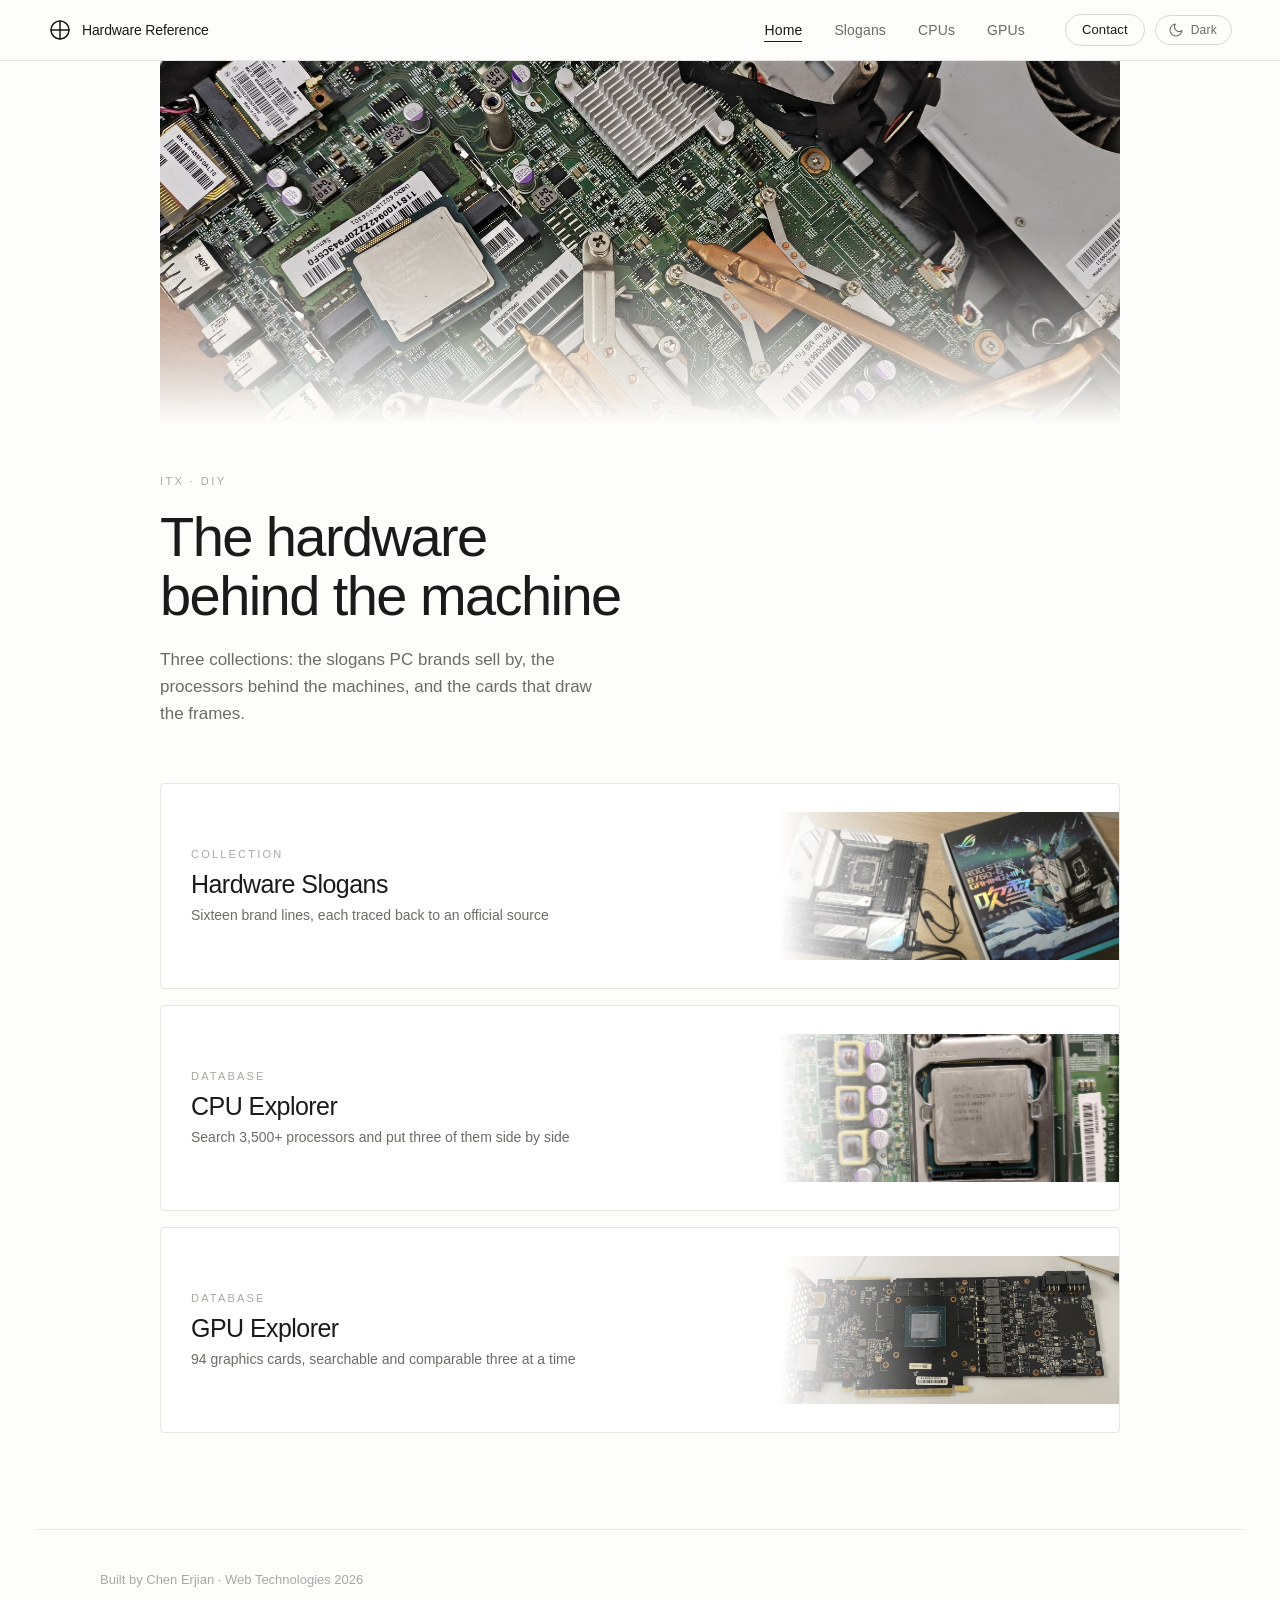
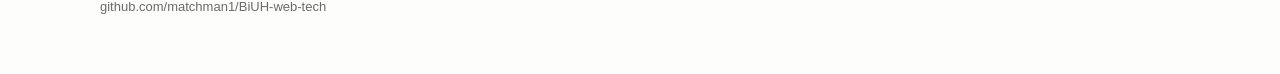
<file: index.html>
<!DOCTYPE html>
<html lang="en">
<head>
    <meta charset="UTF-8">
    <meta name="viewport" content="width=device-width, initial-scale=1.0">
    <title>The Hardware Behind the Machine</title>
<!--
  index.html — 首页（站点的入口，把访客分发到两个合集）
  ==========================================================================

  页面结构（自上而下），以及每一块由哪段 CSS 负责
    #site-header   空占位，导航由 parts.js 注入        → nav.css §1–§7
    顶部大图       主板照片，下缘渐隐进页面             → styles.css §1-3
    主标题区块     左对齐大标题 + 一句说明              → styles.css §1-4
    两个通栏按钮   左文字、右照片，照片左缘渐隐         → styles.css §1-5
    #site-footer   空占位，页脚由 parts.js 注入        → nav.css §8

  外部依赖
    样式  styles.css §1（本页专属）· nav.css（导航与页脚）· theme.css（深色）
    脚本  theme.js（深浅开关）· parts.js（注入导航与页脚）

  本页没有内联样式，也没有内联事件处理。
  改外观去 styles.css §1；改导航去 nav.html；改页脚去 footer.html。
-->
    <!-- 链接预览标签（Open Graph / Twitter）。
         og:image 必须是完整网址；property 与 name 不能互换：
         前四行是 Open Graph（用 property），最后一行是 Twitter（用 name）。
         站点换地址时，四个页面里的这几行要一起改。 -->
    <meta property="og:title" content="The Hardware Behind the Machine">
    <meta property="og:description" content="Brand slogans and the chip generations behind modern PCs.">
    <meta property="og:image" content="https://matchman1.github.io/BiUH-web-tech/images/og-image.jpg">
    <meta property="og:url" content="https://matchman1.github.io/BiUH-web-tech/">
    <meta property="og:type" content="website">
    <meta name="twitter:card" content="summary_large_image">
    <link rel="stylesheet" href="styles.css">
    <link rel="stylesheet" href="nav.css">
    <link rel="stylesheet" href="theme.css">
    <link rel="icon" href="images/favicon-32.png" sizes="32x32" type="image/png">
    <link rel="apple-touch-icon" href="images/apple-touch-icon.png">
    <!-- 主题必须在首次绘制前定好，否则深色模式下会先闪一下白。
         这里只负责「读出上次的选择并写上 data-theme」，
         点击切换的逻辑在 theme.js。 -->
    <script>
        try {
            var savedTheme = localStorage.getItem('theme');
            if (savedTheme === 'dark' || savedTheme === 'light') {
                document.documentElement.setAttribute('data-theme', savedTheme);
            }
        } catch (e) {}
    </script>
</head>
<body class="index">

    <!-- 导航占位：parts.js 把 nav.html 的内容填进来，所以这里保持空 -->
    <header id="site-header"></header>

    <main class="index-main">

        <!-- 顶部大图：主板照片，下缘渐隐进页面 → styles.css §1-3 -->
        <figure class="index-hero">
            <img class="index-hero-img" src="images/zhuban-web.jpg"
                 alt="A motherboard photographed from above, showing its socket, memory slots and expansion card slots">
        </figure>

        <!-- 主标题，左对齐。它靠负边距压在照片已经淡出的那一段上 → styles.css §1-4 -->
        <header class="index-intro">
            <p class="index-eyebrow">ITX &middot; DIY</p>
            <h1 class="index-title">The hardware behind the machine</h1>
            <p class="index-lede">
                Three collections: the slogans PC brands sell by, the processors behind
                the machines, and the cards that draw the frames.
            </p>
        </header>

        <!-- 三个通栏按钮：左边文字，右边照片铺到边缘 → styles.css §1-5
             这里故意用 <div> 而不是 <nav>：nav.css 的 nav{} 会把任何 <nav>
             变成吸顶的站点导航，和这几张卡片冲突。 -->
        <div class="index-cards">

            <!-- 按钮 1 → slogans.html 配图：cx.jpg 的压缩版 -->
            <a class="index-card" href="slogans.html">
                <span class="index-card-text">
                    <span class="index-card-label">Collection</span>
                    <span class="index-card-name">Hardware Slogans</span>
                    <span class="index-card-desc">Sixteen brand lines, each traced back to an official source</span>
                </span>
                <span class="index-card-media">
                    <img src="images/cx-web.jpg" alt="">
                </span>
            </a>

            <!-- 按钮 2 → cpus.html 配图：g1620t.jpg 的压缩版 -->
            <a class="index-card" href="cpus.html">
                <span class="index-card-text">
                    <span class="index-card-label">Database</span>
                    <span class="index-card-name">CPU Explorer</span>
                    <span class="index-card-desc">Search 3,500+ processors and put three of them side by side</span>
                </span>
                <span class="index-card-media">
                    <img src="images/g1620t-web.jpg" alt="">
                </span>
            </a>

            <!-- 按钮 3 → gpu.html 配图：rtx2080-web.jpg -->
            <a class="index-card" href="gpu.html">
                <span class="index-card-text">
                    <span class="index-card-label">Database</span>
                    <span class="index-card-name">GPU Explorer</span>
                    <span class="index-card-desc">94 graphics cards, searchable and comparable three at a time</span>
                </span>
                <span class="index-card-media">
                    <img src="images/rtx2080-web.jpg" alt="">
                </span>
            </a>

        </div>

    </main>

    <!-- 页脚占位：parts.js 把 footer.html 的内容填进来，所以这里保持空 -->
    <footer id="site-footer"></footer>

    <!-- 脚本放在 body 末尾：此时两个空占位元素已经存在，
         parts.js 才能 getElementById 找到它们。 -->
    <script src="theme.js"></script>
    <script src="parts.js"></script>
</body>
</html>
</file>
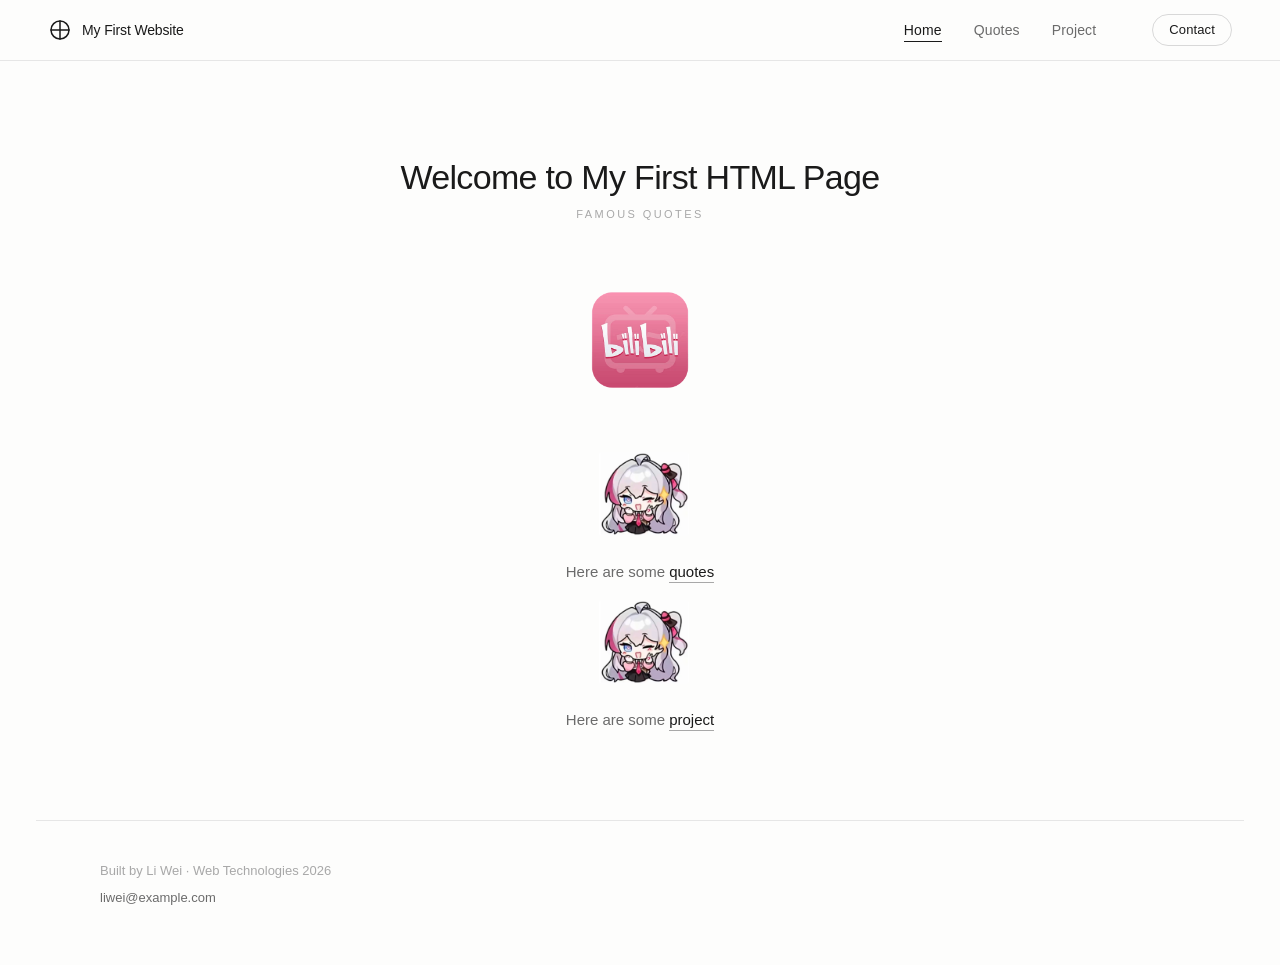
<file: p1/index.html>
<!DOCTYPE html>
<html lang="zh">
<head>
    <meta charset="UTF-8">
    <meta name="viewport" content="width=device-width, initial-scale=1.0">
    <title>My First HTML Page</title>
    <link rel="stylesheet" href="styles.css">
    <link rel="stylesheet" href="nav.css">
    <link rel="icon" href="xlm.jpg" type="image/png">
</head>
<body class="index">

    <!-- 导航由 parts.js 把 nav.html 的内容填进这里，所以这里是空的 -->
    <header id="site-header"></header>

    <main class="index-wrap">
        <h1 class="index-title">Welcome to My First HTML Page</h1>

        <h2 class="index-label">Famous Quotes</h2>

        <!-- 注意：这里不要写 width 属性，尺寸由 styles.css 第一部分 1-4 的 .index-hero 控制 -->
        <a class="img-link" href="https://bilibili.com" target="_blank" rel="noopener">
            <img class="index-hero" src="bilibili.jpg" alt="fun image">
        </a>

        <p> <img class="index-inline" src="xlm.jpg" alt="fun image"></p>
        <p class="index-text">Here are some <a class="index-link" href="quotes.html">quotes</a></p>

        <p> <img class="index-inline" src="xlm.jpg" alt="fun image"></p>
        <p class="index-text">Here are some <a class="index-link" href="project.html">project</a></p>
    </main>

    <!-- 页脚由 parts.js 把 footer.html 的内容填进这里，所以这里是空的 -->
    <footer id="site-footer"></footer>

    <!-- 放在 </body> 前：此时 #site-header / #site-footer 都已经存在，脚本才找得到它们 -->
    <script src="parts.js"></script>
</body>
</html>
</file>
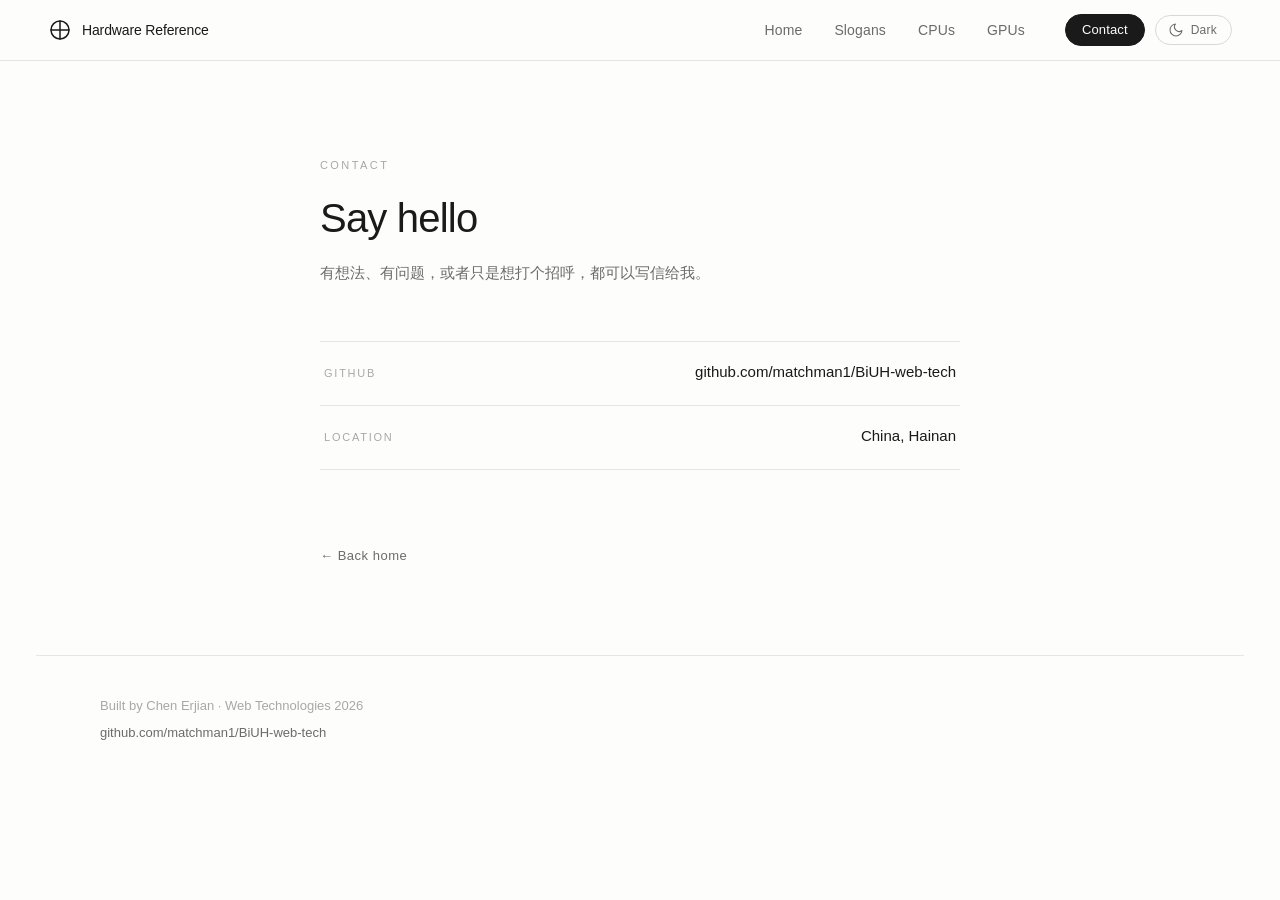
<file: contact.html>
<!DOCTYPE html>
<html lang="en">
<head>
    <meta charset="UTF-8">
    <meta name="viewport" content="width=device-width, initial-scale=1.0">
    <title>Contact</title>
<!--
  contact.html — 联系页（两行联系方式）
  ==========================================================================

  页面结构，以及每一块由哪段 CSS 负责
    #site-header   空占位，导航由 parts.js 注入      → nav.css §1–§7
    页眉           小标签 + 标题 + 一句说明          → styles.css §4-3
    联系信息       标签 / 值两列的两行               → styles.css §4-4
    页脚           返回首页的链接                     → styles.css §4-5
    #site-footer   空占位，页脚由 parts.js 注入      → nav.css §8

  入口：导航右侧的 Contact 药丸（nav.html 里的 a.pill，用 target="_blank" 打开本页）。
  因为导航在每个页面上都有，本页导航里的 Home 就是回去的路；
  页脚那条「← Back home」是给从站外直接点进本页的人多留一条退路。

  只有两行联系方式：GitHub 指向仓库本身，Location 写 China, Hainan。
  刻意没有写邮箱 —— 占位邮箱同样算「占位内容」，
  与其留一个发不进去的地址，不如让访客直接去仓库提 issue。

  外部依赖：styles.css §4 · nav.css · theme.css · theme.js · parts.js
-->
    <!-- 链接预览标签（Open Graph / Twitter）。
         og:image 必须是完整网址；Open Graph 用 property，Twitter 用 name。
         站点换地址时，四个页面里的这几行要一起改。 -->
    <meta property="og:title" content="Contact">
    <meta property="og:description" content="Get in touch.">
    <meta property="og:image" content="https://matchman1.github.io/BiUH-web-tech/images/og-image.jpg">
    <meta property="og:url" content="https://matchman1.github.io/BiUH-web-tech/contact.html">
    <meta property="og:type" content="website">
    <meta name="twitter:card" content="summary_large_image">
    <link rel="stylesheet" href="styles.css">
    <link rel="stylesheet" href="nav.css">
    <link rel="stylesheet" href="theme.css">
    <link rel="icon" href="images/favicon-32.png" sizes="32x32" type="image/png">
    <link rel="apple-touch-icon" href="images/apple-touch-icon.png">
    <!-- 主题必须在首次绘制前定好，否则深色模式下会先闪一下白。
         这里只负责读出上次的选择，点击切换的逻辑在 theme.js。 -->
    <script>
        try {
            var savedTheme = localStorage.getItem('theme');
            if (savedTheme === 'dark' || savedTheme === 'light') {
                document.documentElement.setAttribute('data-theme', savedTheme);
            }
        } catch (e) {}
    </script>
</head>
<body class="contact-page">

    <!-- 导航占位：parts.js 把 nav.html 的内容填进来 → nav.css §1–§7 -->
    <header id="site-header"></header>

    <main class="contact-wrap">

        <!-- 页眉：小标签 + 大标题 + 一句说明 → styles.css §4-3 -->
        <header class="contact-head">
            <p class="contact-eyebrow">Contact</p>
            <h1>Say hello</h1>
            <p class="contact-sub" lang="zh-Hans">有想法、有问题，或者只是想打个招呼，都可以写信给我。</p>
        </header>

        <!-- 联系信息：一行一个「标签 + 值」 → styles.css §4-4
             用 <ul>/<li> 而不是 <dl>：这两行是并列的条目，不是词条释义。
             值如果是链接就用 <a>（GitHub），纯文字就用 <span>（Location），
             因为 CSS 只给 a.contact-value 加悬停下划线，纯文字不该看起来像链接。
             原来还有一行 Email，交作业前按「宁可少一行，也不留占位」删掉了。 -->
        <ul class="contact-list">
            <li>
                <span class="contact-key">GitHub</span>
                <a class="contact-value" href="https://github.com/matchman1/BiUH-web-tech" target="_blank" rel="noopener">github.com/matchman1/BiUH-web-tech</a>
            </li>
            <li>
                <span class="contact-key">Location</span>
                <span class="contact-value">China, Hainan</span>
            </li>
        </ul>

        <!-- 页脚返回链接 → styles.css §2-8（.back-link）与 §4-5（间距） -->
        <footer class="contact-foot">
            <a class="back-link" href="index.html">← Back home</a>
        </footer>

    </main>

    <!-- 页脚占位：parts.js 把 footer.html 的内容填进来 → nav.css §8 -->
    <footer id="site-footer"></footer>

    <!-- 脚本放在 body 末尾：此时两个空占位元素已经存在，parts.js 才找得到它们 -->
    <script src="theme.js"></script>
    <script src="parts.js"></script>
</body>
</html>
</file>
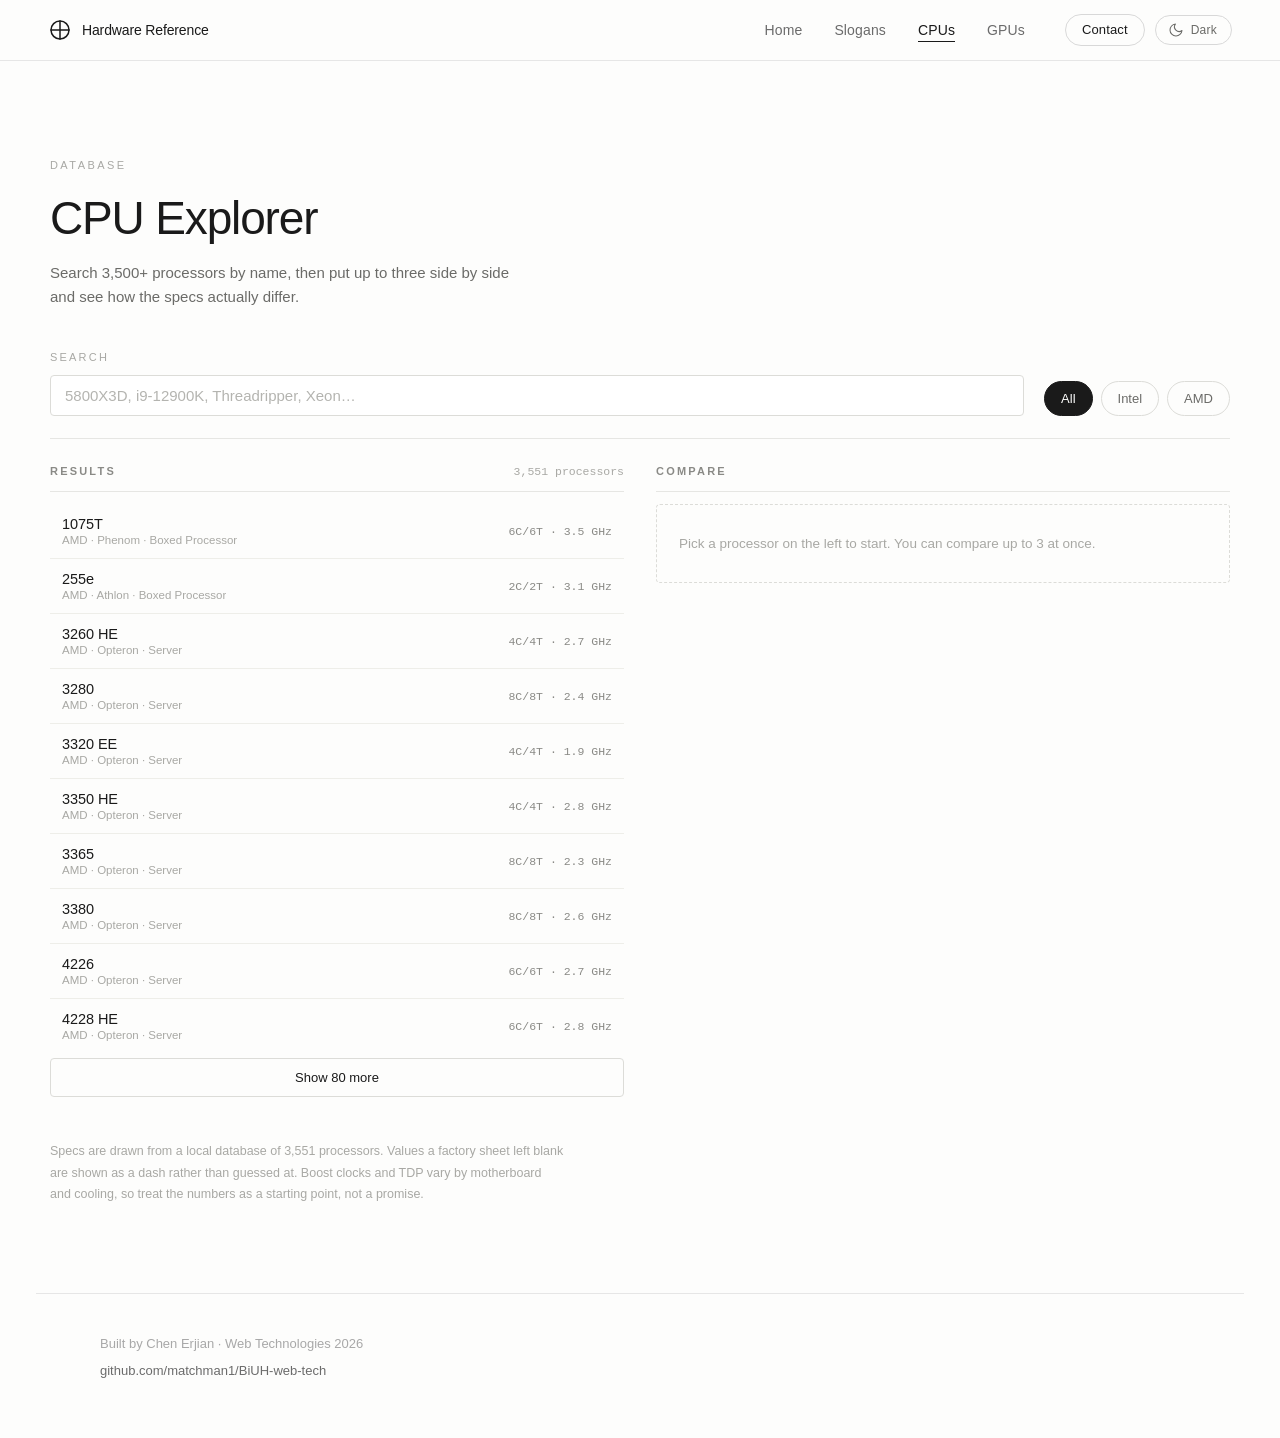
<file: cpus.html>
<!DOCTYPE html>
<html lang="en">
<head>
    <meta charset="UTF-8">
    <meta name="viewport" content="width=device-width, initial-scale=1.0">
    <title>CPU Explorer</title>
<!--
  cpus.html — CPU Explorer（可搜索、可按品牌筛选、可三款并排对比）
  ==========================================================================

  这是全站的交互页：搜索框、品牌按钮、点选对比，
  对应项目书里 "at least one thing that responds to the user" 那一条。

  页面结构，以及每一块由哪段 CSS 负责
    #site-header      空占位，导航由 parts.js 注入      → nav.css §1–§7
    页眉              标题 + 一句说明                   → styles.css §3-3
    工具栏            搜索框 + 品牌筛选                 → styles.css §3-4
    左栏 Results      结果列表（cpu.js 生成）           → styles.css §3-5、§3-6
    右栏 Compare      对比表（cpu.js 生成）             → styles.css §3-5、§3-7
    页脚说明          数据来源与口径                    → styles.css §3-8
    #site-footer      空占位，页脚由 parts.js 注入      → nav.css §8

  下列 id / 类由 cpu.js 接管（改行为去 cpu.js，改外观去上面对应的 CSS 段）
    #explorer-search         搜索框                → el.search
    .explorer-brand ×3       品牌筛选按钮          → el.brands
    #explorer-list           结果列表容器          → 里面的 <li> 由 renderList() 生成
    #explorer-count          结果条数文字
    #explorer-more           「Show N more」按钮，每次追加 80 条
    #explorer-compare-body   对比表容器            → renderCompare() 写入
    #explorer-clear          清空对比

  脚本顺序（都放在 body 末尾，顺序不能错）
    1 data/cpus.js   先把 3551 条数据挂到 window.CPUS
    2 cpu.js         读数据并渲染界面
    3 theme.js       深浅开关
    4 parts.js       注入导航与页脚
  cpu.js 依赖 window.CPUS，所以 1 必须排在 2 前面。

  数据来源：cpu/cpus.db 导出为 data/cpus.js（3551 条）
-->
    <!-- 链接预览用的标签。og:image 必须是完整网址，另外
         property 和 name 不能互换：Open Graph 用 property，Twitter 用 name。
         站点换地址时，四个页面里的这几行要一起改。 -->
    <meta property="og:title" content="CPU Explorer">
    <meta property="og:description" content="Search 3,551 processors and compare up to three of them side by side.">
    <meta property="og:image" content="https://matchman1.github.io/BiUH-web-tech/images/og-image.jpg">
    <meta property="og:url" content="https://matchman1.github.io/BiUH-web-tech/cpus.html">
    <meta property="og:type" content="website">
    <meta name="twitter:card" content="summary_large_image">
    <link rel="stylesheet" href="styles.css">
    <link rel="stylesheet" href="nav.css">
    <link rel="stylesheet" href="theme.css">
    <link rel="icon" href="images/favicon-32.png" sizes="32x32" type="image/png">
    <link rel="apple-touch-icon" href="images/apple-touch-icon.png">

    <!-- 主题在首次绘制前就设好，避免深色模式下
         先闪一下白。具体逻辑见 theme.js。 -->
    <script>
        try {
            var savedTheme = localStorage.getItem('theme');
            if (savedTheme === 'dark' || savedTheme === 'light') {
                document.documentElement.setAttribute('data-theme', savedTheme);
            }
        } catch (e) {}
    </script>
</head>
<body class="cpu-page">

    <!-- 导航占位：parts.js 把 nav.html 的内容填进来 → nav.css §1–§7 -->
    <header id="site-header"></header>

    <main class="explorer-wrap">

        <!-- 页眉：小标签 + 标题 + 一句说明 → styles.css §3-3 -->
        <header class="explorer-head">
            <p class="explorer-eyebrow">Database</p>
            <h1>CPU Explorer</h1>
            <p class="explorer-sub">
                Search 3,500+ processors by name, then put up to three side by side and
                see how the specs actually differ.
            </p>
        </header>

        <!-- 工具栏：左边搜索、右边品牌筛选 → styles.css §3-4

             label 的 for 指向 #cpu-search，点「Search」两个字也能聚焦输入框；
             aria-describedby 让读屏软件在输入时念出结果条数（#cpu-count）。
             三个品牌按钮用 <button> 而不是 <a>：它们不跳转，只切状态。 -->
        <div class="explorer-toolbar">
            <div class="explorer-search-wrap">
                <label class="explorer-search-label" for="cpu-search">Search</label>
                <input id="cpu-search" class="explorer-search" type="search" autocomplete="off"
                       placeholder="5800X3D, i9-12900K, Threadripper, Xeon…"
                       aria-describedby="cpu-count">
            </div>

            <div class="explorer-brands" role="group" aria-label="Filter by brand">
                <button type="button" class="explorer-brand is-active" data-brand="all">All</button>
                <button type="button" class="explorer-brand" data-brand="Intel">Intel</button>
                <button type="button" class="explorer-brand" data-brand="AMD">AMD</button>
            </div>
        </div>

        <div class="explorer-board">

            <!-- 左栏 Results → styles.css §3-5（容器与计数）
                 里面的 <li> 全部由 cpu.js 的 renderList() 生成 → styles.css §3-6 -->
            <section class="explorer-results" aria-labelledby="cpu-results-title">
                <div class="explorer-panel-head">
                    <h2 id="cpu-results-title" class="explorer-panel-title">Results</h2>
                    <p class="explorer-count" id="cpu-count">Loading…</p>
                </div>

                <ul class="explorer-list" id="cpu-list"></ul>

                <button type="button" class="explorer-more" id="cpu-more" hidden>Show more</button>
            </section>

            <!-- 右栏 Compare → styles.css §3-5（容器的外框）
                 表格由 cpu.js 的 renderCompare() 写入 → styles.css §3-7
                 aria-live="polite"：选/删 CPU 后，读屏软件会念出这一块的变化 -->
            <section class="explorer-compare" aria-labelledby="cpu-compare-title">
                <div class="explorer-panel-head">
                    <h2 id="cpu-compare-title" class="explorer-panel-title">Compare</h2>
                    <button type="button" class="explorer-clear" id="cpu-clear" hidden>Clear all</button>
                </div>

                <div id="cpu-compare-body" class="explorer-compare-body" aria-live="polite"></div>
            </section>

        </div>

        <!-- 页脚说明：数据来源与口径（缺值不猜、TDP 随主板变化）→ styles.css §3-8 -->
        <p class="explorer-footnote">
            Specs are drawn from a local database of 3,551 processors. Values a factory sheet
            left blank are shown as a dash rather than guessed at. Boost clocks and TDP vary by
            motherboard and cooling, so treat the numbers as a starting point, not a promise.
        </p>

    </main>

    <!-- 页脚占位：parts.js 把 footer.html 的内容填进来 → nav.css §8 -->
    <footer id="site-footer"></footer>

    <!-- 脚本顺序不能动（原因见文件头）：
         1 data/cpus.js 定义 window.CPUS —— 500 KB 的数据，
           放在最后解析，先让页面把骨架渲染出来
         2 cpu.js      读 window.CPUS 渲染列表与对比表
         3 theme.js    深浅开关
         4 parts.js    注入导航与页脚 -->
    <script src="data/cpus.js"></script>
    <script src="cpu.js"></script>
    <script src="theme.js"></script>
    <script src="parts.js"></script>
</body>
</html>
</file>
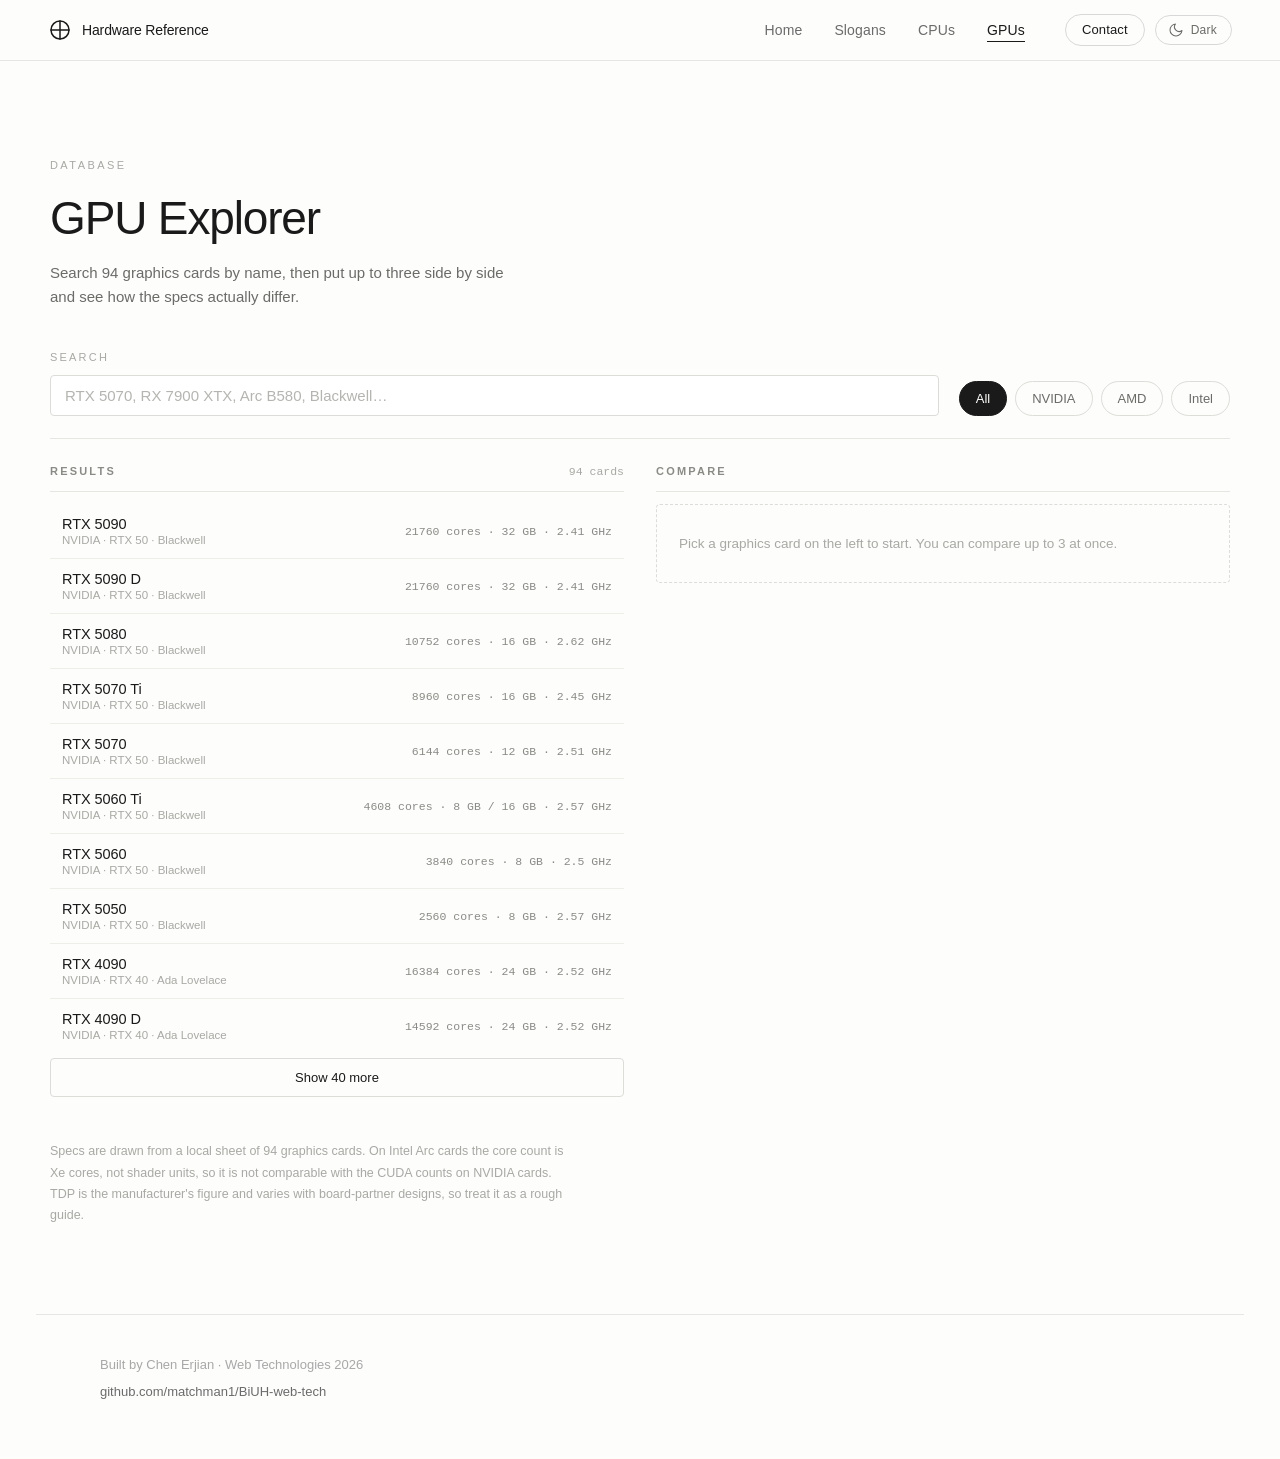
<file: gpu.html>
<!DOCTYPE html>
<html lang="en">
<head>
    <meta charset="UTF-8">
    <meta name="viewport" content="width=device-width, initial-scale=1.0">
    <title>GPU Explorer</title>
<!--
  gpu.html — GPU Explorer（可搜索、可按厂商筛选、可三张并排对比）
  ==========================================================================

  这一页和 cpus.html 是同一套「浏览器」组件的两个实例：
    结构、类名、样式完全一样（.explorer-*，见 styles.css 第 [3] 部分），
    只有三处不同：id 前缀（#gpu-*）、数据文件（data/gpus.js）、脚本（gpu.js）。

  页面结构，以及每一块由哪段 CSS 负责
    #site-header      空占位，导航由 parts.js 注入      → nav.css §1–§7
    页眉              标题 + 一句说明                   → styles.css §3-3
    工具栏            搜索框 + 厂商筛选                 → styles.css §3-4
    左栏 Results      结果列表（gpu.js 生成）           → styles.css §3-5、§3-6
    右栏 Compare      对比表（gpu.js 生成）             → styles.css §3-5、§3-7
    页脚说明          数据来源与口径                    → styles.css §3-8
    #site-footer      空占位，页脚由 parts.js 注入      → nav.css §8

  下列 id 由 gpu.js 接管（改行为去 gpu.js，改外观去上面对应的 CSS 段）
    #gpu-search         搜索框                → el.search
    .explorer-brand ×4  厂商筛选按钮          → el.brands
    #gpu-list           结果列表容器          → 里面的 <li> 由 renderList() 生成
    #gpu-count          结果条数文字
    #gpu-more           「Show N more」按钮，每次追加 40 条
    #gpu-compare-body   对比表容器            → renderCompare() 写入
    #gpu-clear          清空对比

  脚本顺序（都放在 body 末尾，顺序不能错）
    1 data/gpus.js   先把 94 条数据挂到 window.GPUS
    2 gpu.js         读数据并渲染界面
    3 theme.js       深浅开关
    4 parts.js       注入导航与页脚
  gpu.js 依赖 window.GPUS，所以 1 必须排在 2 前面。

  数据来源：gpu/deepseek_csv_gpu.txt 导出为 data/gpus.js（94 条）
-->
    <!-- 链接预览用的标签。og:image 必须是完整网址，另外
         property 和 name 不能互换：Open Graph 用 property，Twitter 用 name。
         站点换地址时，四个页面里的这几行要一起改。 -->
    <meta property="og:title" content="GPU Explorer">
    <meta property="og:description" content="Search 94 graphics cards from NVIDIA, AMD and Intel, and compare up to three of them side by side.">
    <meta property="og:image" content="https://matchman1.github.io/BiUH-web-tech/images/og-image.jpg">
    <meta property="og:url" content="https://matchman1.github.io/BiUH-web-tech/gpu.html">
    <meta property="og:type" content="website">
    <meta name="twitter:card" content="summary_large_image">
    <link rel="stylesheet" href="styles.css">
    <link rel="stylesheet" href="nav.css">
    <link rel="stylesheet" href="theme.css">
    <link rel="icon" href="images/favicon-32.png" sizes="32x32" type="image/png">
    <link rel="apple-touch-icon" href="images/apple-touch-icon.png">

    <!-- 主题在首次绘制前就设好，避免深色模式下
         先闪一下白。具体逻辑见 theme.js。 -->
    <script>
        try {
            var savedTheme = localStorage.getItem('theme');
            if (savedTheme === 'dark' || savedTheme === 'light') {
                document.documentElement.setAttribute('data-theme', savedTheme);
            }
        } catch (e) {}
    </script>
</head>
<body class="gpu-page">

    <!-- 导航占位：parts.js 把 nav.html 的内容填进来 → nav.css §1–§7 -->
    <header id="site-header"></header>

    <main class="explorer-wrap">

        <!-- 页眉：小标签 + 标题 + 一句说明 → styles.css §3-3 -->
        <header class="explorer-head">
            <p class="explorer-eyebrow">Database</p>
            <h1>GPU Explorer</h1>
            <p class="explorer-sub">
                Search 94 graphics cards by name, then put up to three side by side and
                see how the specs actually differ.
            </p>
        </header>

        <!-- 工具栏：左边搜索、右边厂商筛选 → styles.css §3-4

             label 的 for 指向 #gpu-search，点「Search」两个字也能聚焦输入框；
             aria-describedby 让读屏软件在输入时念出结果条数（#gpu-count）。
             四个厂商按钮用 <button> 而不是 <a>：它们不跳转，只切状态。 -->
        <div class="explorer-toolbar">
            <div class="explorer-search-wrap">
                <label class="explorer-search-label" for="gpu-search">Search</label>
                <input id="gpu-search" class="explorer-search" type="search" autocomplete="off"
                       placeholder="RTX 5070, RX 7900 XTX, Arc B580, Blackwell…"
                       aria-describedby="gpu-count">
            </div>

            <div class="explorer-brands" role="group" aria-label="Filter by brand">
                <button type="button" class="explorer-brand is-active" data-brand="all">All</button>
                <button type="button" class="explorer-brand" data-brand="NVIDIA">NVIDIA</button>
                <button type="button" class="explorer-brand" data-brand="AMD">AMD</button>
                <button type="button" class="explorer-brand" data-brand="Intel">Intel</button>
            </div>
        </div>

        <div class="explorer-board">

            <!-- 左栏 Results → styles.css §3-5（容器与计数）
                 里面的 <li> 全部由 gpu.js 的 renderList() 生成 → styles.css §3-6 -->
            <section class="explorer-results" aria-labelledby="gpu-results-title">
                <div class="explorer-panel-head">
                    <h2 id="gpu-results-title" class="explorer-panel-title">Results</h2>
                    <p class="explorer-count" id="gpu-count">Loading…</p>
                </div>

                <ul class="explorer-list" id="gpu-list"></ul>

                <button type="button" class="explorer-more" id="gpu-more" hidden>Show more</button>
            </section>

            <!-- 右栏 Compare → styles.css §3-5（容器的外框）
                 表格由 gpu.js 的 renderCompare() 写入 → styles.css §3-7
                 aria-live="polite"：选/删显卡后，读屏软件会念出这一块的变化 -->
            <section class="explorer-compare" aria-labelledby="gpu-compare-title">
                <div class="explorer-panel-head">
                    <h2 id="gpu-compare-title" class="explorer-panel-title">Compare</h2>
                    <button type="button" class="explorer-clear" id="gpu-clear" hidden>Clear all</button>
                </div>

                <div id="gpu-compare-body" class="explorer-compare-body" aria-live="polite"></div>
            </section>

        </div>

        <!-- 页脚说明：数据来源与口径 → styles.css §3-8
             两点必须说明，否则数字会被误读：
             1. Intel Arc 那两栏的「核心数」是 Xe 核心，不是着色器数量
             2. TDP 是厂商标称，实际功耗随非公版设计浮动 -->
        <p class="explorer-footnote">
            Specs are drawn from a local sheet of 94 graphics cards. On Intel Arc cards the
            core count is Xe cores, not shader units, so it is not comparable with the CUDA
            counts on NVIDIA cards. TDP is the manufacturer's figure and varies with
            board-partner designs, so treat it as a rough guide.
        </p>

    </main>

    <!-- 页脚占位：parts.js 把 footer.html 的内容填进来 → nav.css §8 -->
    <footer id="site-footer"></footer>

    <!-- 脚本顺序不能动（原因见文件头）：
         1 data/gpus.js 定义 window.GPUS
         2 gpu.js       读 window.GPUS 渲染列表与对比表
         3 theme.js     深浅开关
         4 parts.js     注入导航与页脚 -->
    <script src="data/gpus.js"></script>
    <script src="gpu.js"></script>
    <script src="theme.js"></script>
    <script src="parts.js"></script>
</body>
</html>
</file>
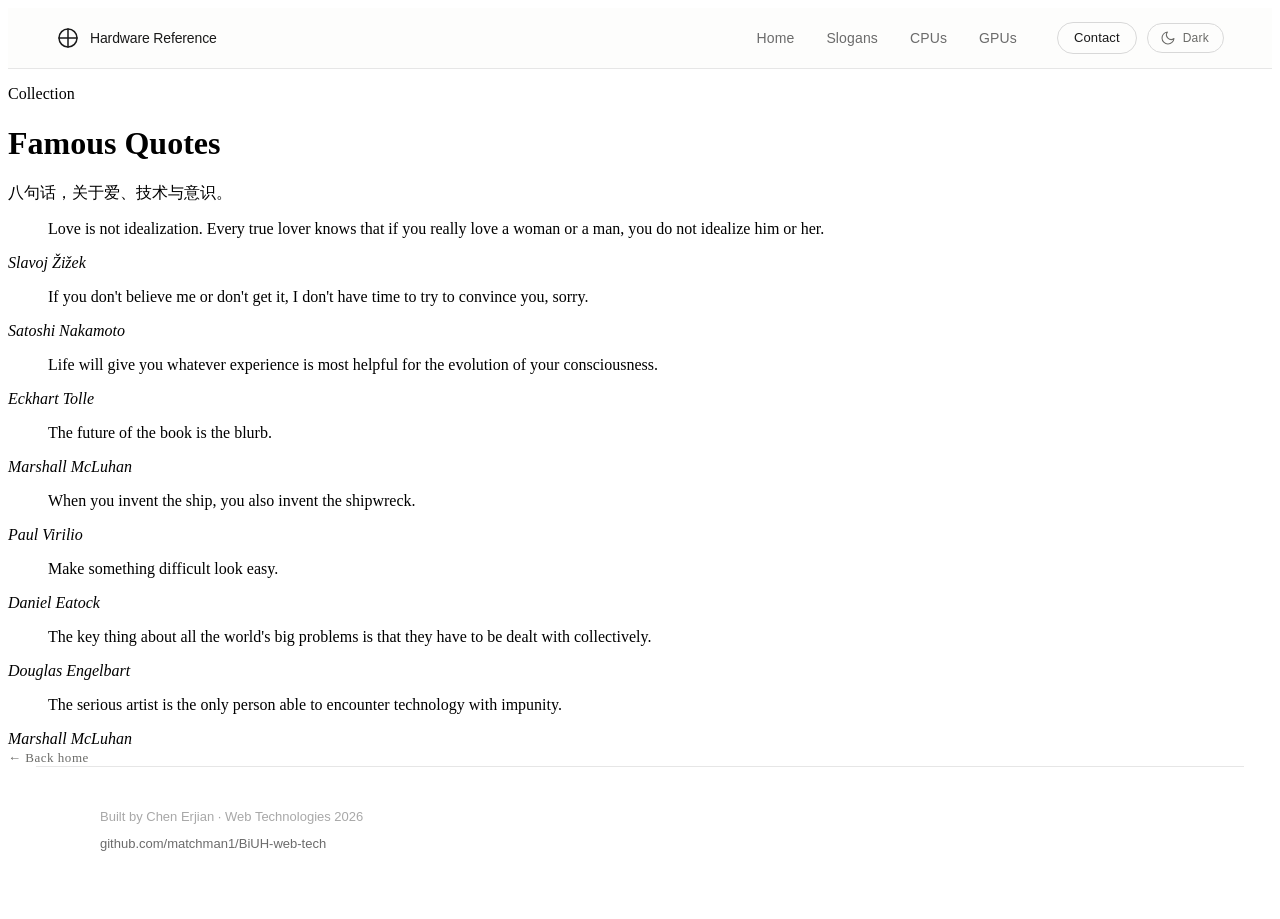
<file: quotes.html>
<!DOCTYPE html>
<html lang="zh">
<head>
    <meta charset="UTF-8">
    <meta name="viewport" content="width=device-width, initial-scale=1.0">
    <title>Famous Quotes</title>
    <link rel="stylesheet" href="styles.css">
    <link rel="stylesheet" href="nav.css">
    <link rel="icon" href="xlm.jpg" type="image/png">
</head>
<body class="quotes-page">

    <!-- 导航由 parts.js 把 nav.html 的内容填进这里，所以这里是空的 -->
    <header id="site-header"></header>

    <main class="quotes-wrap">

        <header class="quotes-head">
            <p class="quotes-eyebrow">Collection</p>
            <h1>Famous Quotes</h1>
            <p class="quotes-sub">八句话，关于爱、技术与意识。</p>
        </header>

        <div class="quotes-grid">

            <article class="q">
                <blockquote>
                    <p>Love is not idealization. Every true lover knows that if you really love a woman or a man, you do not idealize him or her.</p>
                </blockquote>
                <footer>
                    <cite>Slavoj Žižek</cite>
                </footer>
            </article>

            <article class="q">
                <blockquote>
                    <p>If you don't believe me or don't get it, I don't have time to try to convince you, sorry.</p>
                </blockquote>
                <footer>
                    <cite>Satoshi Nakamoto</cite>
                </footer>
            </article>

            <article class="q">
                <blockquote>
                    <p>Life will give you whatever experience is most helpful for the evolution of your consciousness.</p>
                </blockquote>
                <footer>
                    <cite>Eckhart Tolle</cite>
                </footer>
            </article>

            <article class="q">
                <blockquote>
                    <p>The future of the book is the blurb.</p>
                </blockquote>
                <footer>
                    <cite>Marshall McLuhan</cite>
                </footer>
            </article>

            <article class="q">
                <blockquote>
                    <p>When you invent the ship, you also invent the shipwreck.</p>
                </blockquote>
                <footer>
                    <cite>Paul Virilio</cite>
                </footer>
            </article>

            <article class="q">
                <blockquote>
                    <p>Make something difficult look easy.</p>
                </blockquote>
                <footer>
                    <cite>Daniel Eatock</cite>
                </footer>
            </article>

            <article class="q">
                <blockquote>
                    <p>The key thing about all the world's big problems is that they have to be dealt with collectively.</p>
                </blockquote>
                <footer>
                    <cite>Douglas Engelbart</cite>
                </footer>
            </article>

            <article class="q">
                <blockquote>
                    <p>The serious artist is the only person able to encounter technology with impunity.</p>
                </blockquote>
                <footer>
                    <cite>Marshall McLuhan</cite>
                </footer>
            </article>

        </div>

        <footer class="quotes-foot">
            <a class="back-link" href="index.html">← Back home</a>
        </footer>

    </main>

    <!-- 页脚由 parts.js 把 footer.html 的内容填进这里，所以这里是空的 -->
    <footer id="site-footer"></footer>

    <!-- 放在 </body> 前：此时两个空元素都已存在，脚本才找得到它们 -->
    <script src="parts.js"></script>
</body>
</html>
</file>
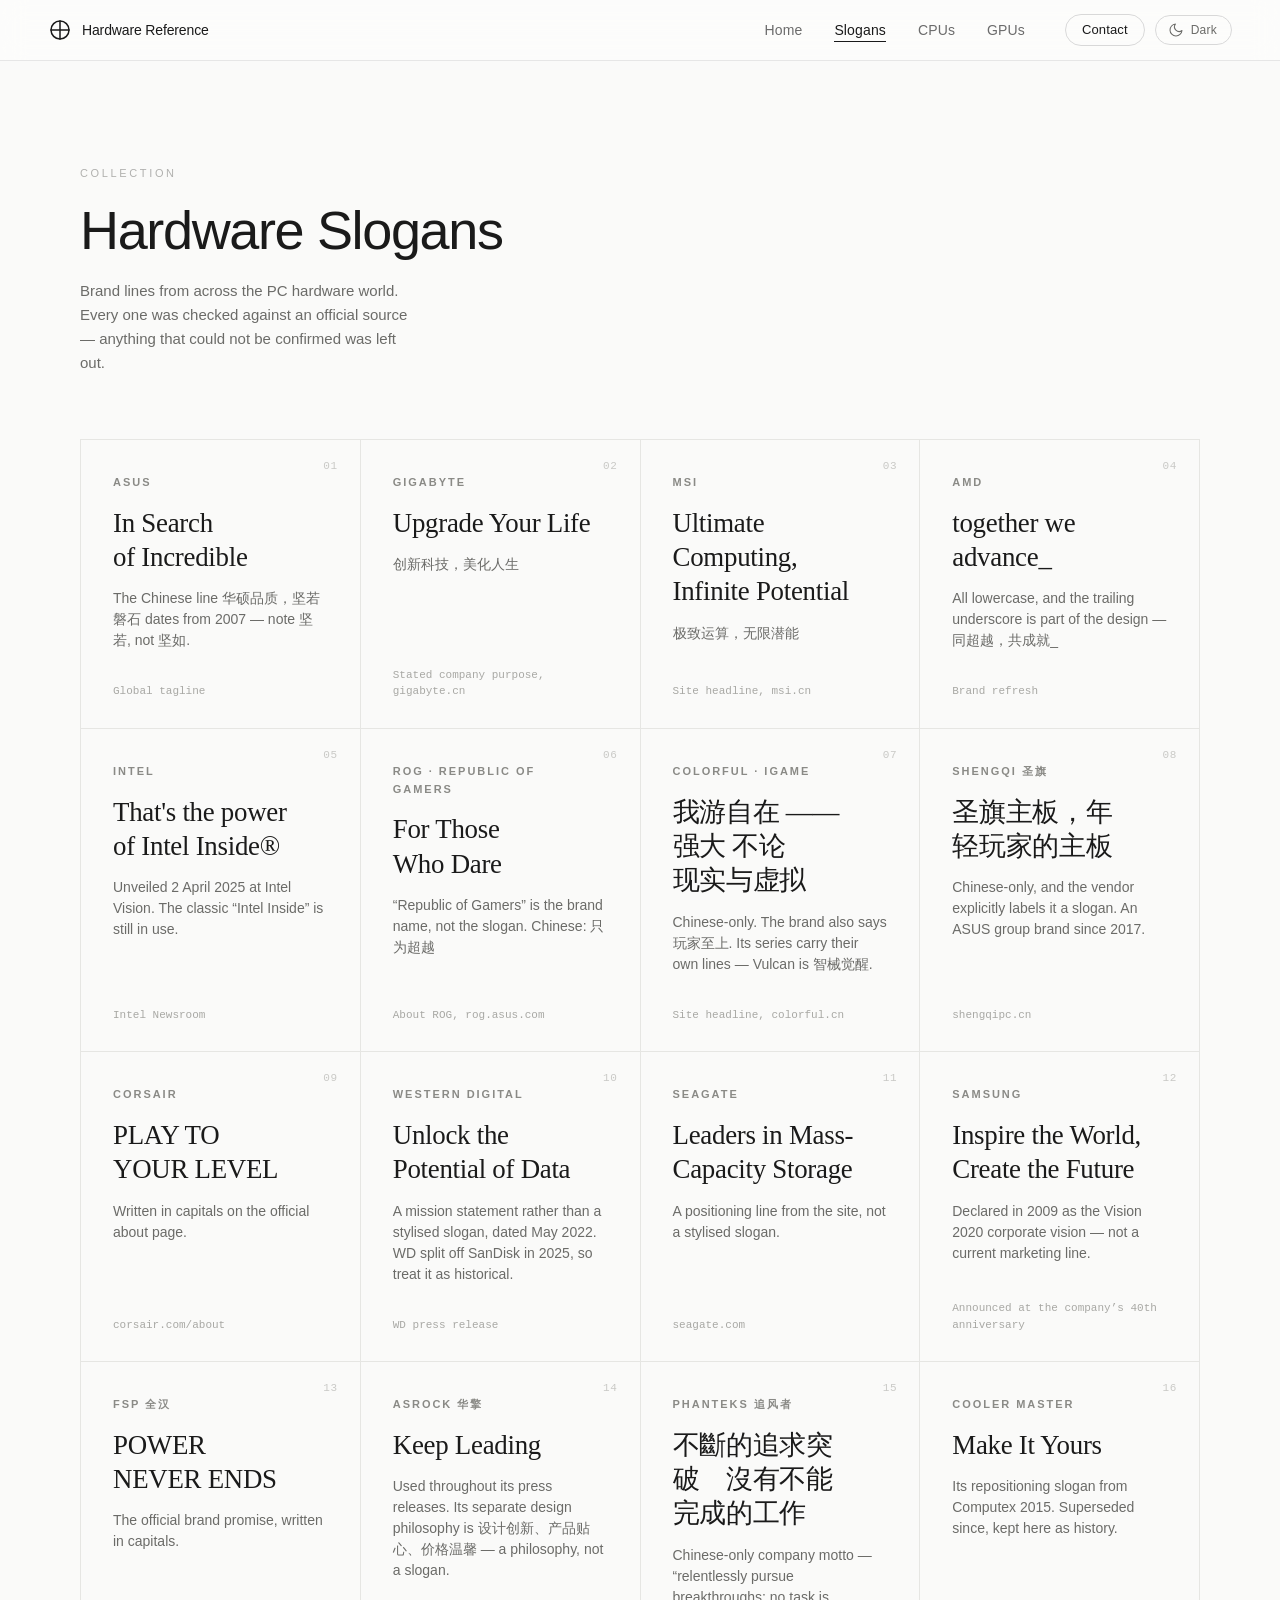
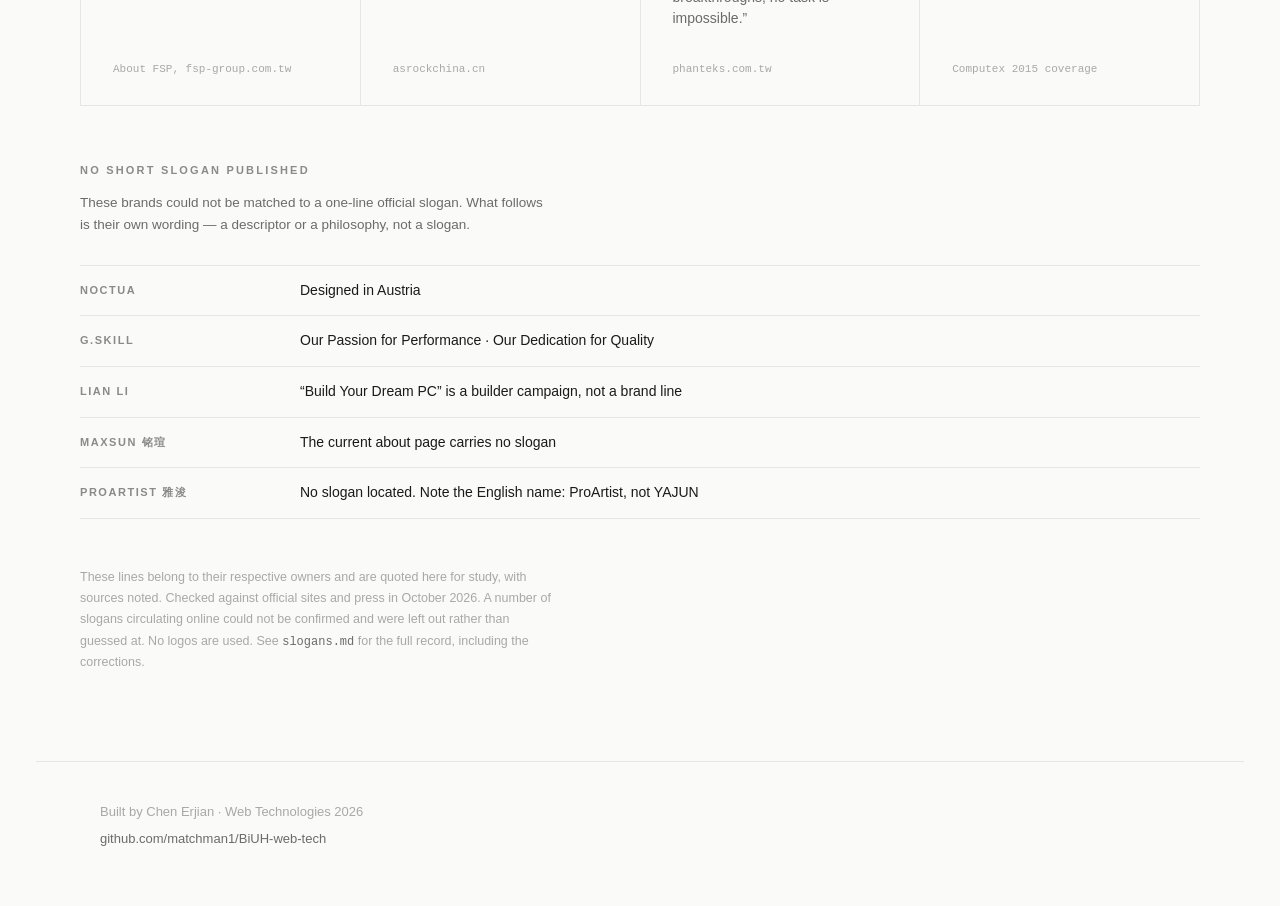
<file: slogans.html>
<!DOCTYPE html>
<html lang="en">
<head>
    <meta charset="UTF-8">
    <meta name="viewport" content="width=device-width, initial-scale=1.0">
    <title>Hardware Slogans</title>
<!--
  slogans.html — 硬件厂商标语（16 条可核实的品牌标语 + 5 家「无短标语」的说明）
  ==========================================================================

  页面结构，以及每一块由哪段 CSS 负责

    #site-header    空占位，导航由 parts.js 注入        → nav.css §1–§7
    页眉            标题 + 一句说明                     → styles.css §2-3
    标语网格        16 张卡片，1px 缝隙当分隔线          → styles.css §2-4
    单张卡片        品牌 / 标语 / 说明 / 出处四行        → styles.css §2-5
    「无短标语」     <dl> 列出确实没有一句话标语的品牌    → styles.css §2-6
    页脚说明        来源与版权                          → styles.css §2-7
    #site-footer    空占位，页脚由 parts.js 注入        → nav.css §8

  每张卡片固定四个 <p>，顺序不能变（CSS 的 gap 和「出处贴底」都依赖这个顺序）：
    .slogan-brand   厂商名，小字大写
    .slogan-line    标语原文，保留官方大小写与标点符号
    .slogan-note    中文原文或说明
    .slogan-src     出处

  为什么每条都要注明出处
    项目书要求「你自己的内容，或注明出处的正规来源」。这里每一条都查过官方来源，
    查不到的没有写进来 —— 调研与勘误的完整记录见 slogans.md。

  外部依赖：styles.css §2 · nav.css · theme.css · theme.js · parts.js
-->
    <!-- 链接预览用的标签。og:image 必须是完整网址，另外
         property 和 name 不能互换：Open Graph 用 property，Twitter 用 name。
         站点换地址时，四个页面里的这几行要一起改。 -->
    <meta property="og:title" content="Hardware Slogans">
    <meta property="og:description" content="Sixteen brand lines from PC hardware makers, each traced back to an official source.">
    <meta property="og:image" content="https://matchman1.github.io/BiUH-web-tech/images/og-image.jpg">
    <meta property="og:url" content="https://matchman1.github.io/BiUH-web-tech/slogans.html">
    <meta property="og:type" content="website">
    <meta name="twitter:card" content="summary_large_image">
    <link rel="stylesheet" href="styles.css">
    <link rel="stylesheet" href="nav.css">
    <link rel="stylesheet" href="theme.css">
    <link rel="icon" href="images/favicon-32.png" sizes="32x32" type="image/png">
    <link rel="apple-touch-icon" href="images/apple-touch-icon.png">
    <!-- 主题在首次绘制前就设好，避免深色模式下
         先闪一下白。具体逻辑见 theme.js。 -->
    <script>
        try {
            var savedTheme = localStorage.getItem('theme');
            if (savedTheme === 'dark' || savedTheme === 'light') {
                document.documentElement.setAttribute('data-theme', savedTheme);
            }
        } catch (e) {}
    </script>
</head>
<body class="slogans-page">

    <!-- 导航由 parts.js 注入到这里，所以这里是空的 -->
    <header id="site-header"></header>

    <main class="slogans-wrap">

        <header class="slogans-head">
            <p class="slogans-eyebrow">Collection</p>
            <h1>Hardware Slogans</h1>
            <p class="slogans-sub">
                Brand lines from across the PC hardware world. Every one was checked against an
                official source — anything that could not be confirmed was left out.
            </p>
        </header>

        <div class="slogans-grid">
            <!-- 每张卡：品牌 / 标语（保留官方大小写与符号）/ 说明 / 出处
                 四行的顺序决定版面，见文件头的说明 → styles.css §2-5 -->

            <article class="slogan">
                <p class="slogan-brand">ASUS</p>
                <p class="slogan-line">In Search of Incredible</p>
                <p class="slogan-note">The Chinese line 华硕品质，坚若磐石 dates from 2007 — note 坚若, not 坚如.</p>
                <p class="slogan-src">Global tagline</p>
            </article>

            <article class="slogan">
                <p class="slogan-brand">GIGABYTE</p>
                <p class="slogan-line">Upgrade Your Life</p>
                <p class="slogan-note">创新科技，美化人生</p>
                <p class="slogan-src">Stated company purpose, gigabyte.cn</p>
            </article>

            <article class="slogan">
                <p class="slogan-brand">MSI</p>
                <p class="slogan-line">Ultimate Computing, Infinite Potential</p>
                <p class="slogan-note">极致运算，无限潜能</p>
                <p class="slogan-src">Site headline, msi.cn</p>
            </article>

            <article class="slogan">
                <p class="slogan-brand">AMD</p>
                <p class="slogan-line">together we advance_</p>
                <p class="slogan-note">
                    All lowercase, and the trailing underscore is part of the design — 同超越，共成就_
                </p>
                <p class="slogan-src">Brand refresh</p>
            </article>

            <article class="slogan">
                <p class="slogan-brand">Intel</p>
                <p class="slogan-line">That's the power of Intel Inside&reg;</p>
                <p class="slogan-note">
                    Unveiled 2 April 2025 at Intel Vision. The classic &ldquo;Intel Inside&rdquo; is still in use.
                </p>
                <p class="slogan-src">Intel Newsroom</p>
            </article>

            <article class="slogan">
                <p class="slogan-brand">ROG &middot; Republic of Gamers</p>
                <p class="slogan-line">For Those Who Dare</p>
                <p class="slogan-note">
                    &ldquo;Republic of Gamers&rdquo; is the brand name, not the slogan. Chinese: 只为超越
                </p>
                <p class="slogan-src">About ROG, rog.asus.com</p>
            </article>

            <article class="slogan">
                <p class="slogan-brand">Colorful &middot; iGame</p>
                <p class="slogan-line">我游自在 —— 强大 不论现实与虚拟</p>
                <p class="slogan-note">
                    Chinese-only. The brand also says 玩家至上. Its series carry their own lines —
                    Vulcan is 智械觉醒.
                </p>
                <p class="slogan-src">Site headline, colorful.cn</p>
            </article>

            <article class="slogan">
                <p class="slogan-brand">Shengqi 圣旗</p>
                <p class="slogan-line">圣旗主板，年轻玩家的主板</p>
                <p class="slogan-note">
                    Chinese-only, and the vendor explicitly labels it a slogan. An ASUS group brand since 2017.
                </p>
                <p class="slogan-src">shengqipc.cn</p>
            </article>

            <article class="slogan">
                <p class="slogan-brand">Corsair</p>
                <p class="slogan-line">PLAY TO YOUR LEVEL</p>
                <p class="slogan-note">Written in capitals on the official about page.</p>
                <p class="slogan-src">corsair.com/about</p>
            </article>

            <article class="slogan">
                <p class="slogan-brand">Western Digital</p>
                <p class="slogan-line">Unlock the Potential of Data</p>
                <p class="slogan-note">
                    A mission statement rather than a stylised slogan, dated May 2022. WD split off
                    SanDisk in 2025, so treat it as historical.
                </p>
                <p class="slogan-src">WD press release</p>
            </article>

            <article class="slogan">
                <p class="slogan-brand">Seagate</p>
                <p class="slogan-line">Leaders in Mass-Capacity Storage</p>
                <p class="slogan-note">A positioning line from the site, not a stylised slogan.</p>
                <p class="slogan-src">seagate.com</p>
            </article>

            <article class="slogan">
                <p class="slogan-brand">Samsung</p>
                <p class="slogan-line">Inspire the World, Create the Future</p>
                <p class="slogan-note">
                    Declared in 2009 as the Vision 2020 corporate vision — not a current marketing line.
                </p>
                <p class="slogan-src">Announced at the company&rsquo;s 40th anniversary</p>
            </article>

            <article class="slogan">
                <p class="slogan-brand">FSP 全汉</p>
                <p class="slogan-line">POWER NEVER ENDS</p>
                <p class="slogan-note">The official brand promise, written in capitals.</p>
                <p class="slogan-src">About FSP, fsp-group.com.tw</p>
            </article>

            <article class="slogan">
                <p class="slogan-brand">ASRock 华擎</p>
                <p class="slogan-line">Keep Leading</p>
                <p class="slogan-note">
                    Used throughout its press releases. Its separate design philosophy is
                    设计创新、产品贴心、价格温馨 — a philosophy, not a slogan.
                </p>
                <p class="slogan-src">asrockchina.cn</p>
            </article>

            <article class="slogan">
                <p class="slogan-brand">Phanteks 追风者</p>
                <p class="slogan-line">不斷的追求突破　沒有不能完成的工作</p>
                <p class="slogan-note">
                    Chinese-only company motto — &ldquo;relentlessly pursue breakthroughs; no task is impossible.&rdquo;
                </p>
                <p class="slogan-src">phanteks.com.tw</p>
            </article>

            <article class="slogan">
                <p class="slogan-brand">Cooler Master</p>
                <p class="slogan-line">Make It Yours</p>
                <p class="slogan-note">
                    Its repositioning slogan from Computex 2015. Superseded since, kept here as history.
                </p>
                <p class="slogan-src">Computex 2015 coverage</p>
            </article>

        </div>

        <!-- ------------------------------------------------------------------
             有些厂商确实没有一句话标语，与其编一句，
             不如如实说明，并引用他们真正的说法。

             用 <dl> 而不是 <ul>：<dt> 是品牌名、<dd> 是官方说法，
             这本来就是「词条 + 释义」的对应关系 → styles.css §2-6
             ------------------------------------------------------------------ -->
        <section class="blanks">
            <h2 class="blanks-title">No short slogan published</h2>
            <p class="blanks-note">
                These brands could not be matched to a one-line official slogan. What follows is
                their own wording — a descriptor or a philosophy, not a slogan.
            </p>

            <dl class="blanks-list">
                <div>
                    <dt>Noctua</dt>
                    <dd>Designed in Austria</dd>
                </div>
                <div>
                    <dt>G.SKILL</dt>
                    <dd>Our Passion for Performance &middot; Our Dedication for Quality</dd>
                </div>
                <div>
                    <dt>Lian Li</dt>
                    <dd>&ldquo;Build Your Dream PC&rdquo; is a builder campaign, not a brand line</dd>
                </div>
                <div>
                    <dt>MAXSUN 铭瑄</dt>
                    <dd>The current about page carries no slogan</dd>
                </div>
                <div>
                    <dt>ProArtist 雅浚</dt>
                    <dd>No slogan located. Note the English name: ProArtist, not YAJUN</dd>
                </div>
            </dl>
        </section>

        <p class="slogans-footnote">
            These lines belong to their respective owners and are quoted here for study, with
            sources noted. Checked against official sites and press in October 2026. A number of
            slogans circulating online could not be confirmed and were left out rather than guessed
            at. No logos are used. See <code>slogans.md</code> for the full record, including the
            corrections.
        </p>

    </main>

    <!-- 页脚占位：parts.js 把 footer.html 的内容填进来，所以这里保持空 -->
    <footer id="site-footer"></footer>

    <!-- 两个脚本都放在 body 末尾，且顺序无所谓：
         theme.js 只管开关，parts.js 只管注入导航与页脚。 -->
    <script src="theme.js"></script>
    <script src="parts.js"></script>
</body>
</html>
</file>
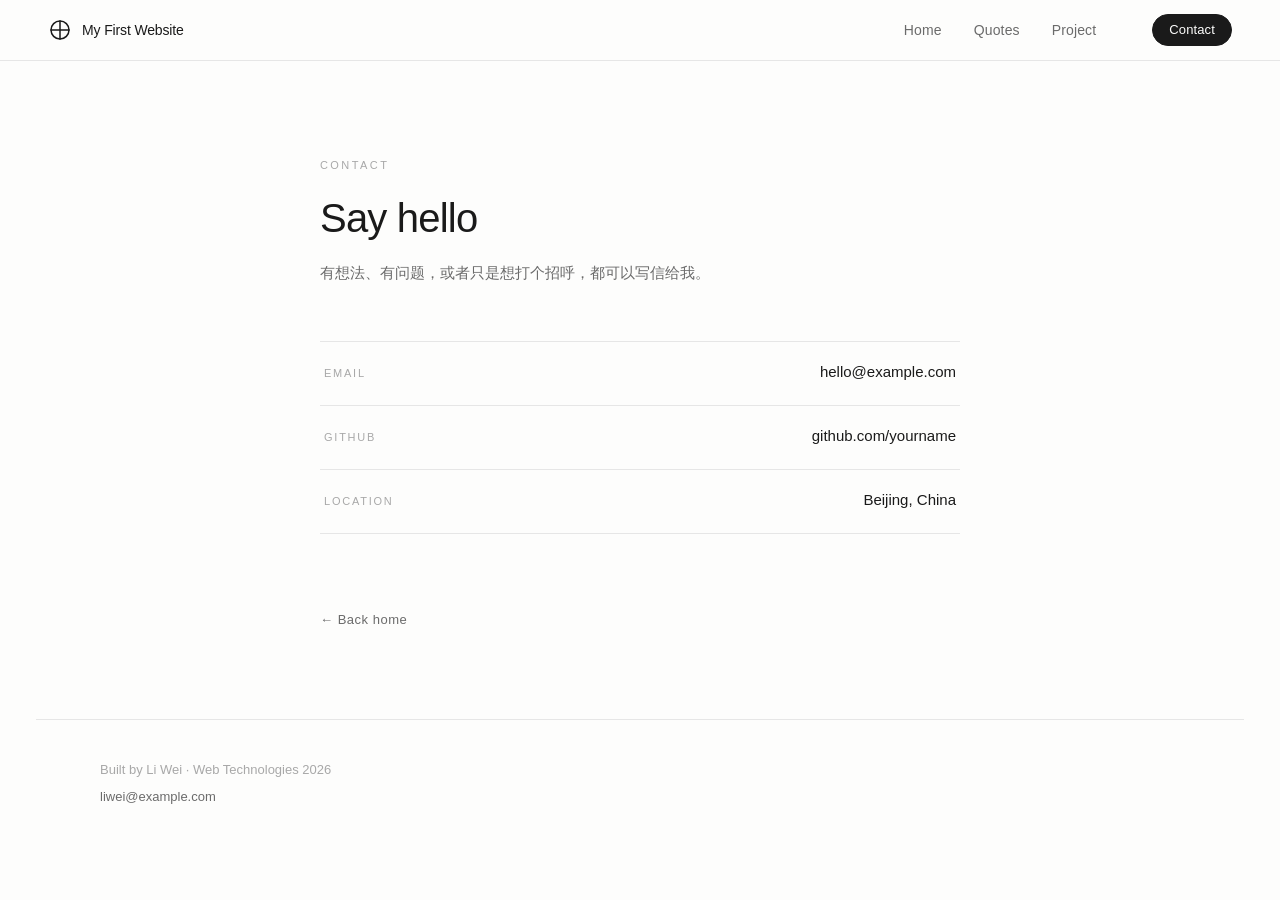
<file: p1/contact.html>
<!DOCTYPE html>
<html lang="zh">
<head>
    <meta charset="UTF-8">
    <meta name="viewport" content="width=device-width, initial-scale=1.0">
    <title>Contact</title>
    <link rel="stylesheet" href="styles.css">
    <link rel="stylesheet" href="nav.css">
    <link rel="icon" href="xlm.jpg" type="image/png">
</head>
<body class="contact-page">

    <!-- 导航由 parts.js 把 nav.html 的内容填进这里，所以这里是空的 -->
    <header id="site-header"></header>

    <main class="contact-wrap">

        <header class="contact-head">
            <p class="contact-eyebrow">Contact</p>
            <h1>Say hello</h1>
            <p class="contact-sub">有想法、有问题，或者只是想打个招呼，都可以写信给我。</p>
        </header>

        <ul class="contact-list">
            <li>
                <span class="contact-key">Email</span>
                <a class="contact-value" href="mailto:hello@example.com">hello@example.com</a>
            </li>
            <li>
                <span class="contact-key">GitHub</span>
                <a class="contact-value" href="https://github.com/" target="_blank" rel="noopener">github.com/yourname</a>
            </li>
            <li>
                <span class="contact-key">Location</span>
                <span class="contact-value">Beijing, China</span>
            </li>
        </ul>

        <footer class="contact-foot">
            <a class="back-link" href="index.html">← Back home</a>
        </footer>

    </main>

    <!-- 页脚由 parts.js 把 footer.html 的内容填进这里，所以这里是空的 -->
    <footer id="site-footer"></footer>

    <!-- 放在 </body> 前：此时两个空元素都已存在，脚本才找得到它们 -->
    <script src="parts.js"></script>
</body>
</html>
</file>
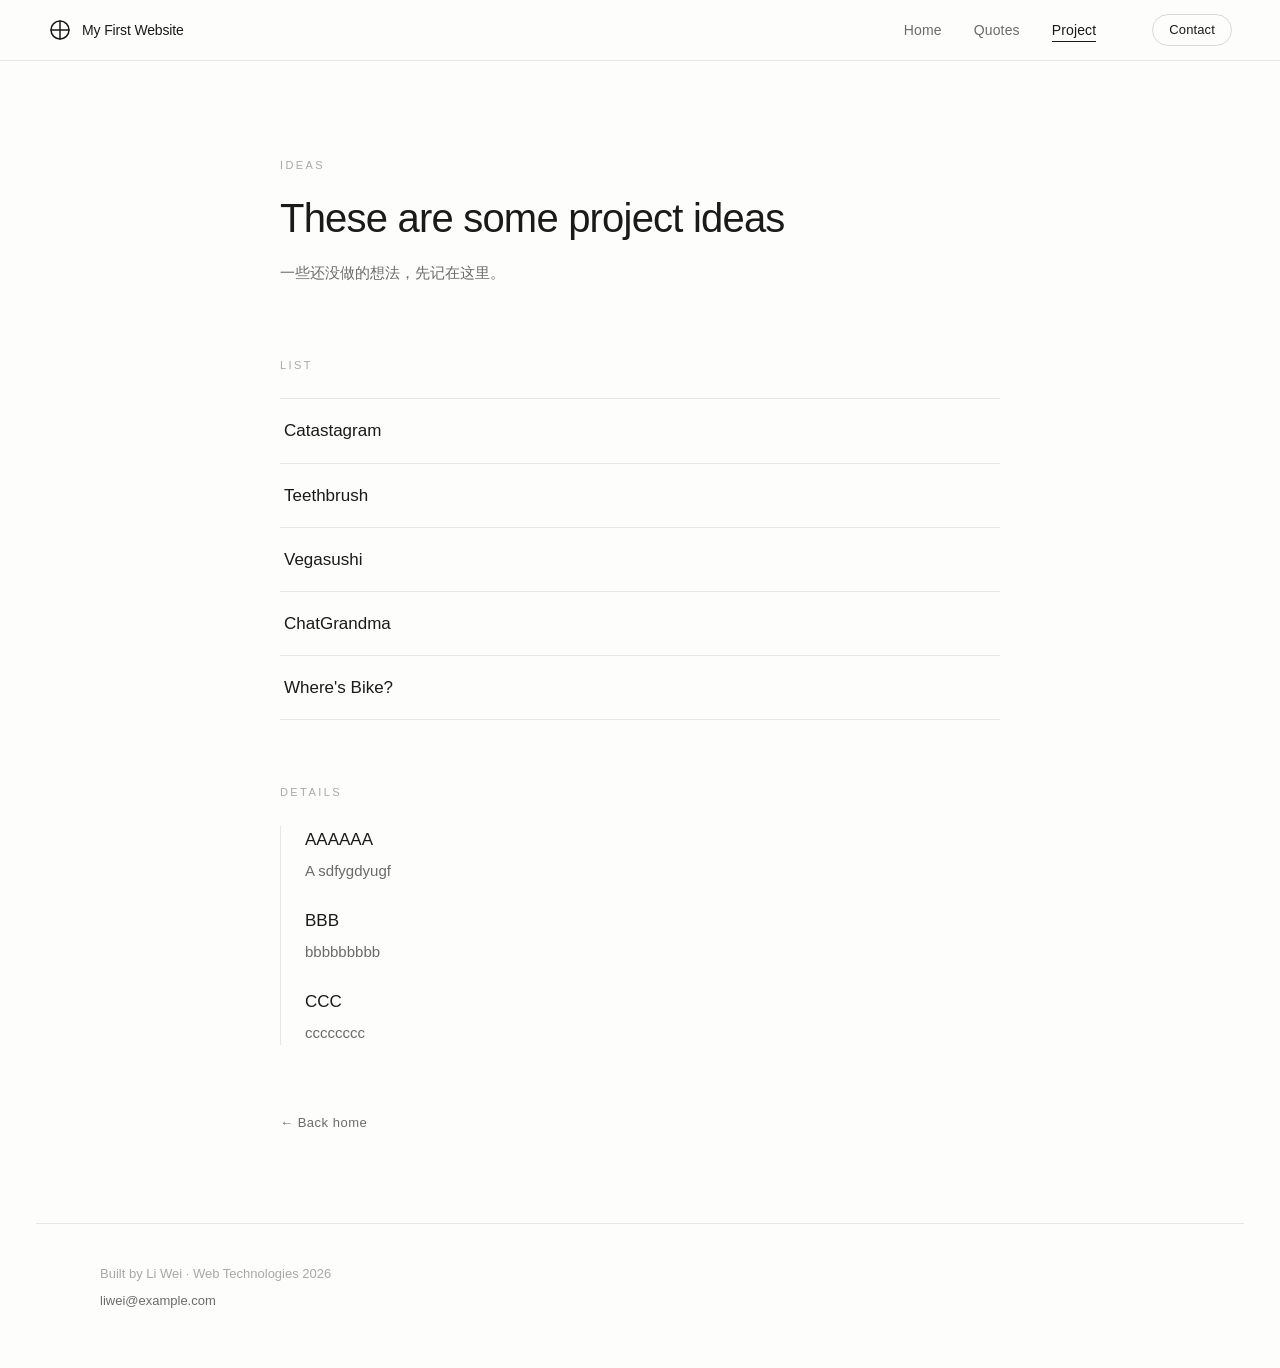
<file: p1/project.html>
<!DOCTYPE html>
<html lang="zh">
<head>
    <meta charset="UTF-8">
    <meta name="viewport" content="width=device-width, initial-scale=1.0">
    <title>Project Ideas</title>
    <link rel="stylesheet" href="styles.css">
    <link rel="stylesheet" href="nav.css">
    <link rel="icon" href="xlm.jpg" type="image/png">
</head>
<body class="project-page">

    <!-- 导航由 parts.js 把 nav.html 的内容填进这里，所以这里是空的 -->
    <header id="site-header"></header>

    <main class="project-wrap">

        <header class="project-head">
            
            <p class="project-eyebrow">Ideas</p>
            <h1>These are some project ideas</h1>
            <p class="project-sub">一些还没做的想法，先记在这里。</p>
        </header>

        <section class="project-section">
            <h2 class="project-label">List</h2>

            <ul class="project-list">
                <li>Catastagram</li>
                <li>Teethbrush</li>
                <li>Vegasushi</li>
                <li>ChatGrandma</li>
                <li>Where's Bike?</li>
            </ul>
        </section>

        <section class="project-section">
            <h2 class="project-label">Details</h2>

            <dl class="project-dl">
                <dt>AAAAAA</dt>
                <dd>A sdfygdyugf</dd>

                <dt>BBB</dt>
                <dd>bbbbbbbbb</dd>

                <dt>CCC</dt>
                <dd>cccccccc</dd>
            </dl>
        </section>

        <footer class="project-foot">
        <a class="back-link" href="index.html">← Back home</a>
        </footer>
    </main>

    <!-- 页脚由 parts.js 把 footer.html 的内容填进这里，所以这里是空的 -->
    <footer id="site-footer"></footer>

    <!-- 放在 </body> 前：此时两个空元素都已存在，脚本才找得到它们 -->
    <script src="parts.js"></script>
</body>
</html>
</file>
<file: styles.css>
/* ==========================================================================
   styles.css — 四个页面各自的样式
   ==========================================================================

   只放「某一个页面自己的样式」，按页分四段（[1]–[4]）。
   深色配色不在这个文件里，见 theme.css：那里把这里的浅色值换成深色值。

   --------------------------------------------------------------------------
   文件地图
   --------------------------------------------------------------------------

     [1]  index.html     首页             类名前缀 .index-*
     [2]  slogans.html   硬件标语页       类名前缀 .slogans-* / .slogan-*
     [3]  cpus.html / gpu.html  两个数据页共用的浏览组件  类名前缀 .explorer-*
     [4]  contact.html   联系页           类名前缀 .contact-*

   每个段落内部再用「1-1」「1-2」这样的小节编号，注释里也用同样的编号互相引用
   （theme.css 里出现「对应 styles.css §3」即指这里的第 3 段）。

   --------------------------------------------------------------------------
   一段样式该写在哪
   --------------------------------------------------------------------------

     一个页面用   → 本文件对应段落
     多个页面共用 → nav.css（导航、页脚）或 theme.css（深色）
     不写进本文件 → 共享组件、深色配色

   四个页面的 <body> 各带一个作用域类，保证类名不互相污染：

     index.html    class="index"
     slogans.html  class="slogans-page"
     cpus.html     class="cpu-page"
     contact.html  class="contact-page"

   页面里由 JS 生成的元素，样式也写在这里（例如 .explorer-pick 由 cpu.js 生成），
   注释里会注明「由 xxx.js 生成」，因为你在 HTML 里搜不到它们。
   ========================================================================== */


/* ==========================================================================
   [1]  index.html — 首页
   ========================================================================== */

/* --------------------------------------------------------------------------
   1-1  页面骨架
   作用对象：index.html 的 <body class="index">
   -------------------------------------------------------------------------- */

/* body：底色、正文字体与行高。
   这是全站默认值的基准，其他三页的 body 规则都是它的翻版，只有底色不同。 */
.index {
    margin: 0;
    padding: 0;
    background: #fdfdfc;
    color: #1a1a1a;
    font-family: "Inter", "Helvetica Neue", -apple-system, "Segoe UI",
                 "PingFang SC", "Hiragino Sans GB", "Microsoft YaHei", sans-serif;
    font-size: 16px;
    line-height: 1.6;
    -webkit-font-smoothing: antialiased;
}

/* --------------------------------------------------------------------------
   1-2  内容容器
   作用对象：index.html 的 <main class="index-main">

   左对齐而不是居中：大图、主标题、两个通栏按钮都齐左边，视线不用来回跳。
   -------------------------------------------------------------------------- */

/* 定宽 960px 居中，左右留白由 padding 给 */
.index-main {
    max-width: 960px;
    margin: 0 auto;
    padding: 0 32px 96px;
}

/* --------------------------------------------------------------------------
   1-3  顶部大图
   作用对象：index.html 的 <figure class="index-hero"> 与里面的 <img>

   图片底部渐变成透明，让下面的主标题落在页面上，而不是顶在一条硬边上。
   渐变做在图片本身（mask），所以任何底色下都成立，不需要去对齐页面颜色。
   -------------------------------------------------------------------------- */

/* 大图容器，紧贴导航下方 */
.index-hero {
    margin: 0 0 8px;
}

/* 图片本身：占满宽度，下缘渐隐。
   渐变在 84% 处完全结束，因此下面用负边距上移的标题只会压在全透明区域上。 */
.index-hero-img {
    display: block;
    width: 100%;
    height: auto;

    -webkit-mask-image: linear-gradient(to bottom, #000 40%, transparent 84%);
    mask-image: linear-gradient(to bottom, #000 40%, transparent 84%);
}

/* --------------------------------------------------------------------------
   1-4  主标题区块
   作用对象：index.html 的 <header class="index-intro"> 及其中的三行文字

   用一点负边距把文字塞进图片淡出的尾部。重叠量要小 ——
   1-3 的掩膜保证了那块区域是透明的，压多少都不会盖住照片内容。
   -------------------------------------------------------------------------- */

/* 主标题区块：上移 28px，压进照片淡出的尾部 */
.index-intro {
    margin: -28px 0 0;
    position: relative;   /* 让标题压在图片之上 */
}

/* 主标题上方的小标签（ITX · DIY） */
.index-eyebrow {
    margin: 0 0 16px;
    font-size: 11px;
    font-weight: 500;
    letter-spacing: 0.22em;
    text-transform: uppercase;
    color: #a8a8a4;
}

/* 主标题：字号随屏宽缩放，宽度限制在 17 个字以内，避免长行读起来累 */
.index-title {
    margin: 0 0 20px;
    max-width: 17ch;

    font-size: clamp(34px, 5.2vw, 56px);
    font-weight: 400;
    line-height: 1.06;
    letter-spacing: -0.028em;
    text-wrap: balance;
}

/* 主标题下方那句说明 */
.index-lede {
    margin: 0;
    max-width: 46ch;
    font-size: 17px;
    line-height: 1.6;
    color: #6b6b68;
}

/* --------------------------------------------------------------------------
   1-5  两个通栏按钮
   作用对象：index.html 的 <div class="index-cards"> 与里面的两个 <a class="index-card">

   左边放文字、右边放照片；照片从右侧铺到边缘，并向卡片中间渐隐。
   （HTML 里这两个卡片特意用 <div> 而不是 <nav>，
    因为 nav.css 的 nav{} 会把任何 <nav> 变成吸顶导航。）
   -------------------------------------------------------------------------- */

/* 两个按钮竖向排列 */
.index-cards {
    display: flex;
    flex-direction: column;
    gap: 16px;
    margin-top: 56px;
}

/* 单个按钮：左文字列 + 右照片列的网格。
   右侧不留 padding，照片才能铺到卡片边缘。 */
.index-card {
    display: grid;
    grid-template-columns: 1fr 340px;
    align-items: stretch;

    min-height: 148px;
    overflow: hidden;              /* 让照片不超出圆角 */

    padding: 28px 0 28px 30px;
    text-decoration: none;
    color: inherit;

    background: #ffffff;
    border: 1px solid #e6e6e3;
    border-radius: 4px;

    transition: border-color 0.3s ease, box-shadow 0.3s ease;
}

/* 悬停：边框加深 + 一层很淡的投影，提示整张卡可点 */
.index-card:hover {
    border-color: #c9c9c5;
    box-shadow: 0 2px 18px rgba(26, 26, 26, 0.06);
}

/* 文字列：三行（标签 / 名称 / 说明）居中排布 */
.index-card-text {
    display: flex;
    flex-direction: column;
    justify-content: center;
    gap: 6px;
    padding-right: 28px;
}

/* 按钮左上角的小标签（Collection / Database） */
.index-card-label {
    font-size: 11px;
    font-weight: 500;
    letter-spacing: 0.2em;
    text-transform: uppercase;
    color: #a8a8a4;
}

/* 按钮的主标题（Hardware Slogans / CPU Explorer） */
.index-card-name {
    font-size: 25px;
    font-weight: 400;
    line-height: 1.2;
    letter-spacing: -0.022em;
}

/* 按钮下方那一行说明 */
.index-card-desc {
    font-size: 14px;
    line-height: 1.5;
    color: #6b6b68;
}

/* 照片列：铺满卡片高度 */
.index-card-media {
    position: relative;
    display: block;
    min-height: 92px;
}

/* 照片本身：绝对定位铺满这一列，左缘渐隐进卡片。
   mask 让照片「融进」卡片，而不是从一条竖直硬线开始。 */
.index-card-media img {
    position: absolute;
    inset: 0;

    display: block;
    width: 100%;
    height: 100%;
    object-fit: cover;

    -webkit-mask-image: linear-gradient(to right, transparent 0%, #000 46%);
    mask-image: linear-gradient(to right, transparent 0%, #000 46%);

    transition: transform 0.6s ease;
}

/* 卡片悬停时照片轻微放大（配合 overflow:hidden，不会溢出） */
.index-card:hover .index-card-media img {
    transform: scale(1.04);
}

/* --------------------------------------------------------------------------
   1-6  备用语录卡片（当前没有页面在用）
   作用对象：给任意 <article> 加 class="index-quote" 即可

   是从最早那版「名人语录」页挪过来的样式，保留着以便以后复用。
   -------------------------------------------------------------------------- */

/* 白底 + 细边框的卡片，字号比正文大、字重更细 */
.index-quote {
    margin: 40px 0 0;
    padding: 24px 26px;
    background: #fff;
    border: 1px solid #e6e6e6;
    border-radius: 2px;
    color: #1a1a1a;
    font-size: 17px;
    font-weight: 300;
    line-height: 1.55;
    text-align: left;
}

/* 去掉 <blockquote> 默认的左右缩进 */
.index-quote blockquote {
    margin: 0;
}

/* 卡片内文字沿用卡片的字号与颜色 */
.index-quote p {
    margin: 0;
    font-size: inherit;
    color: inherit;
}

/* 作者署名与正文之间留出间距 */
.index-quote footer {
    margin-top: 16px;
}

/* 作者名：小字大写、灰色、宽字距 */
.index-quote cite {
    font-style: normal;
    font-size: 11px;
    font-weight: 500;
    letter-spacing: 0.16em;
    text-transform: uppercase;
    color: #a8a8a8;
}

/* --------------------------------------------------------------------------
   1-7  工具类与早期遗留（当前没有页面在用）
   作用对象：给任意元素加对应类名即可，属于「留着备用」的一批

   这四个类是最早做语录页时留下的：
     .highlight  黄底高亮
     .footer     右对齐的页脚文字
     .grid       四列等宽网格
     .quote      最初的黑底大字语录卡片（30px 白字黑底）

   它们和当前设计语言（近白底、发丝线、细字重）不一致，
   真要复用之前先确认还符不符合现在的风格。
   -------------------------------------------------------------------------- */

.highlight {
    background-color: #ff0;
    color: #000;
}

.footer {
    width: 100%;
    text-align: right;
}

.grid {
    display: grid;
    grid-template-columns: repeat(4, 1fr);
    gap: 20px;
}

.quote {
    border: 1px solid #ccc;
    padding: 10px;
    margin: 10px 0;
    background-color: #000;
    color: white;
    font-size: 30px;
}

/* --------------------------------------------------------------------------
   1-8  首页：平板与手机
   作用对象：同上 1-1 ~ 1-5，全部是窄屏下的覆盖规则

   两档：860px（照片列压缩）、560px（进一步压缩并缩小字号）。
   媒体查询不增加优先级，所以这两段必须放在基础规则之后。
   -------------------------------------------------------------------------- */

@media (max-width: 860px) {
    .index-main {
        padding: 0 24px 80px;
    }

    /* 先压缩照片列，把宽度让给文字 */
    .index-card {
        grid-template-columns: 1fr 220px;
        min-height: 132px;
        padding: 24px 0 24px 24px;
    }

    .index-card-name {
        font-size: 22px;
    }

    /* 照片列变矮，压图的负边距也要跟着减小 */
    .index-intro {
        margin-top: -18px;
    }
}

@media (max-width: 560px) {
    .index-main {
        padding: 0 18px 64px;
    }

    .index-card {
        grid-template-columns: 1fr 120px;
        min-height: 112px;
        padding: 20px 0 20px 20px;
    }

    .index-card-name {
        font-size: 19px;
    }

    .index-card-desc {
        font-size: 13px;
    }

    .index-card-text {
        padding-right: 16px;
    }

    .index-lede {
        font-size: 15px;
    }

    .index-intro {
        margin-top: -12px;
    }

    .index-cards {
        margin-top: 40px;
    }
}


/* ==========================================================================
   [2]  slogans.html — 硬件厂商标语
   --------------------------------------------------------------------------
   页面内容是硬件厂商的品牌标语，不是名人语录。
   类名用 .slogans-* / .slogan-*，与其他段落不冲突。
   ========================================================================== */

/* --------------------------------------------------------------------------
   2-1  页面骨架
   作用对象：slogans.html 的 <body class="slogans-page">
   -------------------------------------------------------------------------- */

/* body 比首页略暖一档（#fafaf9 而不是 #fdfdfc），
   配合卡片底色，让整页像一张纸而不是纯白屏幕 */
.slogans-page {
    margin: 0;
    padding: 0;
    background: #fafaf9;
    color: #1a1a1a;
    font-family: "Inter", "Helvetica Neue", -apple-system, "Segoe UI",
                 "PingFang SC", "Hiragino Sans GB", "Microsoft YaHei", sans-serif;
    font-size: 16px;
    line-height: 1.6;
    -webkit-font-smoothing: antialiased;
}

/* --------------------------------------------------------------------------
   2-2  居中容器
   作用对象：slogans.html 的 <main class="slogans-wrap">

   这一页最宽（1120px），因为卡片要能排成多列。
   -------------------------------------------------------------------------- */

.slogans-wrap {
    max-width: 1120px;
    margin: 0 auto;
    padding: 104px 40px 88px;
}

/* --------------------------------------------------------------------------
   2-3  页眉
   作用对象：slogans.html 的 <header class="slogans-head"> 及其中的标题、说明

   左对齐而不是居中：这一页是目录性质，左对齐更贴它的性格，
   也和卡片内左对齐的内容呼应。
   -------------------------------------------------------------------------- */

.slogans-head {
    margin-bottom: 64px;
}

/* 页眉上方的小标签 Collection */
.slogans-eyebrow {
    margin: 0 0 18px;
    font-size: 11px;
    font-weight: 500;
    letter-spacing: 0.24em;
    text-transform: uppercase;
    color: #b0b0ae;
}

/* 页面大标题 Hardware Slogans */
.slogans-head h1 {
    margin: 0;
    font-size: clamp(34px, 5vw, 54px);
    font-weight: 400;
    line-height: 1.08;
    letter-spacing: -0.025em;
}

/* 标题下方的一句说明 */
.slogans-sub {
    margin: 20px 0 0;
    max-width: 40ch;
    font-size: 15px;
    color: #6b6b68;
}

/* --------------------------------------------------------------------------
   2-4  标语网格
   作用对象：slogans.html 的 <div class="slogans-grid">

   用 1px 缝隙 + 容器底色造分隔线，不逐张画边框：
   卡片一多，边框会叠成 2px，缝隙永远只有 1px。
   同时在这里初始化计数器，供 2-5 的编号使用。
   -------------------------------------------------------------------------- */

.slogans-grid {
    display: grid;
    grid-template-columns: repeat(auto-fill, minmax(272px, 1fr));
    gap: 1px;
    /* 网格底色从缝隙里透出来，形成分割线 */
    background: #e6e6e3;
    border: 1px solid #e6e6e3;

    counter-reset: brand;
}

/* --------------------------------------------------------------------------
   2-5  单张卡片
   作用对象：slogans.html 里每个 <article class="slogan">

   四行内容：品牌 / 标语 / 中文说明 / 出处。
   右上角用 CSS 计数器自动编号，营造目录感。
   -------------------------------------------------------------------------- */

/* 卡片本体：竖向排布，参与编号计数 */
.slogan {
    position: relative;
    counter-increment: brand;

    display: flex;
    flex-direction: column;
    gap: 14px;

    padding: 34px 32px 28px;
    margin: 0;
    background: #fafaf9;

    transition: background-color 0.3s ease;
}

/* 悬停时底色由米白变纯白，比加阴影更安静 */
.slogan:hover {
    background: #ffffff;
}

/* 右上角编号：01、02……很淡，只作为暗示 */
.slogan::after {
    content: counter(brand, decimal-leading-zero);
    position: absolute;
    top: 18px;
    right: 22px;

    font-family: ui-monospace, "SF Mono", "Cascadia Mono", Menlo, Consolas, monospace;
    font-size: 11px;
    letter-spacing: 0.06em;
    color: #c9c9c6;
}

/* 厂商名：小字大写 + 宽字距，像铭牌 */
.slogan-brand {
    margin: 0;
    padding-right: 32px;         /* 给右上角的编号让位 */
    font-size: 11px;
    font-weight: 600;
    letter-spacing: 0.18em;
    text-transform: uppercase;
    color: #8a8a86;
}

/* 标语是整张卡的主角。
   衬线体 + 细字重，与界面无衬线形成对比，读起来像海报。 */
.slogan-line {
    margin: 0;
    font-family: "Iowan Old Style", "Palatino Linotype", Georgia,
                 "Songti SC", "SimSun", serif;
    font-size: clamp(21px, 2.1vw, 27px);
    font-weight: 400;
    line-height: 1.28;
    letter-spacing: -0.01em;
    text-wrap: balance;
}

/* 中文原文：当官方原话是中文时显示 */
.slogan-note {
    margin: 0;
    font-size: 14px;
    line-height: 1.5;
    color: #6b6b68;
}

/* 出处：margin-top:auto 把它推到卡片底部，
   这样同一行里的卡片不管文字长短，出处都对齐在同一条线上 */
.slogan-src {
    margin: auto 0 0;
    padding-top: 18px;

    font-family: ui-monospace, "SF Mono", "Cascadia Mono", Menlo, Consolas, monospace;
    font-size: 11px;
    line-height: 1.5;
    color: #a8a8a4;
}

/* --------------------------------------------------------------------------
   2-6  「没有短标语」板块
   作用对象：slogans.html 的 <section class="blanks"> 与里面的 <dl class="blanks-list">

   有些厂商确实没有一句话标语。与其编一句，不如如实列出。
   这块故意用与上面网格不同的形态（定义列表 + 横线），
   避免看起来又像一张标语卡。
   -------------------------------------------------------------------------- */

/* 与上方网格之间的间距 */
.blanks {
    margin-top: 56px;
}

/* 板块小标题 */
.blanks-title {
    margin: 0 0 12px;
    font-size: 11px;
    font-weight: 600;
    letter-spacing: 0.2em;
    text-transform: uppercase;
    color: #8a8a86;
}

/* 板块的说明文字 */
.blanks-note {
    margin: 0 0 28px;
    max-width: 62ch;
    font-size: 13.5px;
    line-height: 1.65;
    color: #6b6b68;
}

/* 列表容器：只画上边线，行与行之间由下面的 border-bottom 接上 */
.blanks-list {
    margin: 0;
    border-top: 1px solid #e6e6e3;
}

/* 一行：左品牌（dt）、右官方说法（dd）。
   这里给 .blanks-list 的直接子元素排版，而不是给 dt/dd 各自定位，
   是为了让两列宽度由整行统一决定。 */
.blanks-list > div {
    display: grid;
    grid-template-columns: minmax(140px, 200px) 1fr;
    gap: 20px;

    padding: 14px 0;
    border-bottom: 1px solid #e6e6e3;
}

/* 品牌名（小字大写） */
.blanks-list dt {
    font-size: 11px;
    font-weight: 600;
    letter-spacing: 0.14em;
    text-transform: uppercase;
    color: #8a8a86;
    padding-top: 2px;
}

/* 该品牌的官方说法（<dd> 默认有左缩进，必须清掉） */
.blanks-list dd {
    margin: 0;
    font-size: 14px;
    line-height: 1.55;
    color: #1a1a1a;
}

/* --------------------------------------------------------------------------
   2-7  页面底部的来源说明
   作用对象：slogans.html 的 <p class="slogans-footnote"> 与其中的 <code>
   -------------------------------------------------------------------------- */

/* 页面最底部的来源与版权说明：最弱的一档，不抢卡片注意力 */
.slogans-footnote {
    margin: 48px 0 0;
    max-width: 68ch;
    font-size: 12.5px;
    line-height: 1.7;
    color: #a8a8a4;
}

/* 说明文字里提到的文件名用等宽字体，和正文区分开 */
.slogans-footnote code {
    font-family: ui-monospace, "SF Mono", "Cascadia Mono", Menlo, Consolas, monospace;
    font-size: 12px;
    color: #6b6b68;
}

/* --------------------------------------------------------------------------
   2-8  返回链接（跨页面）
   作用对象：contact.html 页脚的 <a class="back-link">（目前只有这一处在用）

   样式放在标语页这段，是因为它和这里的「小字大写、灰字、悬停出下划线」
   语言一致。如果以后多个页面都要用，按「谁用」的规则应该搬去 nav.css。
   -------------------------------------------------------------------------- */

/* 返回链接：平时只有文字，悬停才出现下划线 */
.back-link {
    font-size: 13px;
    letter-spacing: 0.04em;
    color: #6b6b68;
    text-decoration: none;
    border-bottom: 1px solid transparent;
    padding-bottom: 2px;
    transition: color 0.25s ease, border-color 0.25s ease;
}

/* 悬停：文字变深、下划线出现 */
.back-link:hover {
    color: #1a1a1a;
    border-bottom-color: #1a1a1a;
}

/* --------------------------------------------------------------------------
   2-9  标语页：移动端
   作用对象：同上 2-1 ~ 2-6，560px 以下的覆盖规则
   -------------------------------------------------------------------------- */

@media (max-width: 640px) {
    .slogans-wrap {
        padding: 64px 20px 64px;
    }

    .slogans-head {
        margin-bottom: 40px;
    }

    /* 窄屏单列，卡片内边距也收紧 */
    .slogans-grid {
        grid-template-columns: 1fr;
    }

    .slogan {
        padding: 28px 22px 24px;
    }
}


/* ==========================================================================
   [3]  cpus.html / gpu.html — 浏览器组件（两页共用）
   --------------------------------------------------------------------------
   这一页有真实交互：搜索框、品牌筛选、点选对比。
   样式分成「静态部分」和「由 cpu.js 生成的元素」两类，
   后者的注释里会写明是哪个脚本生成的。
   ========================================================================== */

/* --------------------------------------------------------------------------
   3-1  页面骨架
   作用对象：cpus.html 的 <body class="cpu-page">
   -------------------------------------------------------------------------- */

.cpu-page,
.gpu-page {
    margin: 0;
    padding: 0;
    background: #fdfdfc;
    color: #1a1a1a;
    font-family: "Inter", "Helvetica Neue", -apple-system, "Segoe UI",
                 "PingFang SC", "Hiragino Sans GB", "Microsoft YaHei", sans-serif;
    font-size: 16px;
    line-height: 1.6;
    -webkit-font-smoothing: antialiased;
}

/* --------------------------------------------------------------------------
   3-2  内容容器
   作用对象：cpus.html 的 <main class="explorer-wrap">

   比其他页都宽（1180px），因为要并排放下结果列表和对比表。
   -------------------------------------------------------------------------- */

.explorer-wrap {
    max-width: 1180px;
    margin: 0 auto;
    padding: 96px 32px 88px;
}

/* --------------------------------------------------------------------------
   3-3  页眉
   作用对象：cpus.html 的 <header class="explorer-head"> 及其中的标题、说明
   -------------------------------------------------------------------------- */

.explorer-head {
    margin-bottom: 40px;
}

/* 页眉上方的小标签（Database） */
.explorer-eyebrow {
    margin: 0 0 18px;
    font-size: 11px;
    font-weight: 500;
    letter-spacing: 0.22em;
    text-transform: uppercase;
    color: #a8a8a4;
}

/* 页面大标题 CPU Explorer */
.explorer-head h1 {
    margin: 0;
    font-size: clamp(32px, 4.6vw, 46px);
    font-weight: 400;
    line-height: 1.1;
    letter-spacing: -0.025em;
}

/* 大标题下方的一句说明 */
.explorer-sub {
    margin: 18px 0 0;
    max-width: 56ch;
    font-size: 15px;
    color: #6b6b68;
}

/* --------------------------------------------------------------------------
   3-4  工具栏：搜索框 + 品牌筛选
   作用对象：cpus.html 的 <div class="explorer-toolbar"> 及其中的 input 和 button

   左搜索、右筛选，底部一条分隔线把工具栏和结果区分开。
   -------------------------------------------------------------------------- */

/* 工具栏：两端对齐，窄屏自动换行 */
.explorer-toolbar {
    display: flex;
    align-items: flex-end;
    justify-content: space-between;
    gap: 20px;
    flex-wrap: wrap;

    margin-bottom: 24px;
    padding-bottom: 22px;
    border-bottom: 1px solid #e6e6e3;
}

/* 搜索框那一列：可伸缩，但有两个下限（240px 起步，能长到 320px 以上） */
.explorer-search-wrap {
    flex: 1 1 320px;
    min-width: 240px;
}

/* 搜索框上方的小标签 Search */
.explorer-search-label {
    display: block;
    margin-bottom: 8px;

    font-size: 11px;
    font-weight: 500;
    letter-spacing: 0.2em;
    text-transform: uppercase;
    color: #a8a8a4;
}

/* 搜索输入框外观。
   font-family:inherit 是必须的 —— <input> 不会自动继承页面字体。 */
.explorer-search {
    width: 100%;
    box-sizing: border-box;
    padding: 11px 14px;

    font-family: inherit;
    font-size: 15px;
    color: #1a1a1a;

    background: #ffffff;
    border: 1px solid #dcdcd8;
    border-radius: 4px;

    transition: border-color 0.25s ease, box-shadow 0.25s ease;
}

/* 占位文字（那串示例型号）压暗，免得被当成已输入的内容 */
.explorer-search::placeholder {
    color: #b4b4b0;
}

/* 聚焦：边框变黑 + 一圈淡光晕。
   去掉浏览器默认的 outline，换成这个更贴设计语言的描边。 */
.explorer-search:focus {
    outline: none;
    border-color: #1a1a1a;
    box-shadow: 0 0 0 3px rgba(26, 26, 26, 0.08);
}

/* 品牌按钮组 */
.explorer-brands {
    display: flex;
    gap: 8px;
}

/* 单个品牌按钮：默认描边态。
   选中态的类 .is-active 由 cpu.js 切换。 */
.explorer-brand {
    padding: 9px 16px;

    font-family: inherit;
    font-size: 13px;
    font-weight: 500;
    color: #6b6b68;

    background: transparent;
    border: 1px solid #dcdcd8;
    border-radius: 999px;
    cursor: pointer;

    transition: color 0.2s ease, border-color 0.2s ease,
                background-color 0.2s ease;
}

/* 悬停：文字变黑、描边加深 */
.explorer-brand:hover {
    color: #1a1a1a;
    border-color: #b4b4b0;
}

/* 选中态：黑底白字（不是浅灰底，方便和悬停区分开） */
.explorer-brand.is-active {
    color: #fdfdfc;
    background: #1a1a1a;
    border-color: #1a1a1a;
}

/* 键盘 Tab 聚焦时才出现的轮廓线。
   用 :focus-visible 而不是 :focus，鼠标点击不会留下轮廓。 */
.explorer-brand:focus-visible {
    outline: 2px solid #1a1a1a;
    outline-offset: 2px;
}

/* --------------------------------------------------------------------------
   3-5  左右两栏：左结果、右对比
   作用对象：cpus.html 的 <div class="explorer-board"> 与其中两个 <section>
   -------------------------------------------------------------------------- */

/* 两栏等宽网格，顶对齐 */
.explorer-board {
    display: grid;
    grid-template-columns: minmax(0, 1fr) minmax(0, 1fr);
    gap: 32px;
    align-items: start;
}

/* min-width:0 让两栏能被内容压缩：
   结果列表和对比表都可能在内部滚动，不加这个值，
   长型号名会把整栏（甚至整页）撑宽。 */
.explorer-results,
.explorer-compare {
    min-width: 0;
}

/* 对比区的内容容器（表格或空状态框） */
.explorer-compare-body {
    min-height: 72px;
}

/* 面板标题行：左边标题，右边计数或「Clear all」 */
.explorer-panel-head {
    display: flex;
    align-items: baseline;
    justify-content: space-between;
    gap: 12px;

    margin-bottom: 12px;
    padding-bottom: 10px;
    border-bottom: 1px solid #e6e6e3;
}

/* 面板标题（Results / Compare）：小字大写，像标签而不像标题 */
.explorer-panel-title {
    margin: 0;
    font-size: 11px;
    font-weight: 600;
    letter-spacing: 0.2em;
    text-transform: uppercase;
    color: #8a8a86;
}

/* 结果条数文字。等宽字体是为了数字变化时宽度不跳，
   aria-live 会把这个区域的变化念给读屏软件。 */
.explorer-count {
    margin: 0;
    font-family: ui-monospace, "SF Mono", "Cascadia Mono", Menlo, Consolas, monospace;
    font-size: 11.5px;
    color: #a8a8a4;
}

/* 「Clear all」按钮：做成文字链接的样子，因为它是次要操作 */
.explorer-clear {
    padding: 0;
    font-family: inherit;
    font-size: 12px;
    color: #8a8a86;
    background: none;
    border: 0;
    border-bottom: 1px solid #d4d4d0;
    cursor: pointer;
    transition: color 0.2s ease, border-color 0.2s ease;
}

/* 悬停：文字变深，下划线跟着变深 */
.explorer-clear:hover {
    color: #1a1a1a;
    border-bottom-color: #1a1a1a;
}

/* --------------------------------------------------------------------------
   3-6  结果行（由 cpu.js 的 renderList() 生成）
   作用对象：<li> 里的 <button class="explorer-pick">、.explorer-row-* 与空状态行

   列表本身有固定高度和独立滚动区，结果再多也不会把对比表挤出屏幕。
   -------------------------------------------------------------------------- */

/* 列表容器：去掉列表符号与默认缩进 */
.explorer-list {
    margin: 0;
    padding: 0;
    list-style: none;

    max-height: 60vh;
    overflow-y: auto;
    overscroll-behavior: contain;
}

/* 一条结果：整行可点，点一下加入对比。
   用 <button> 而不是 <li onclick>，键盘和读屏软件都能用。 */
.explorer-pick {
    display: flex;
    align-items: center;
    justify-content: space-between;
    gap: 16px;

    width: 100%;
    box-sizing: border-box;
    padding: 12px 12px;

    font-family: inherit;
    text-align: left;
    color: inherit;

    background: transparent;
    border: 0;
    border-bottom: 1px solid #eeeee9;
    cursor: pointer;

    transition: background-color 0.15s ease;
}

/* 悬停时的浅底 —— 只是提示可点，不如选中态明显（见 .is-picked） */
.explorer-pick:hover {
    background: #f4f4f2;
}

/* 键盘聚焦：用内描边，因为整行贴着列表边缘，外描边会被裁掉 */
.explorer-pick:focus-visible {
    outline: 2px solid #1a1a1a;
    outline-offset: -2px;
}

/* 已加入对比：底色变深 + 左侧 3px 黑条，一眼能看出选了哪些 */
.explorer-pick.is-picked {
    background: #f0f0ec;
    box-shadow: inset 3px 0 0 #1a1a1a;
}

/* 左侧文字列（型号 + 品牌/系列/平台） */
.explorer-row-main {
    display: flex;
    flex-direction: column;
    gap: 2px;
    min-width: 0;
}

/* 型号名：过长时省略号，不换行（换行会让每一行高矮不一） */
.explorer-row-model {
    font-size: 14.5px;
    font-weight: 500;
    letter-spacing: -0.005em;

    overflow: hidden;
    text-overflow: ellipsis;
    white-space: nowrap;
}

/* 型号下方的品牌 / 系列 / 平台 */
.explorer-row-meta {
    font-size: 11.5px;
    color: #a8a8a4;

    overflow: hidden;
    text-overflow: ellipsis;
    white-space: nowrap;
}

/* 右侧的规格摘要（核心/线程/频率）：不参与压缩，永远完整显示 */
.explorer-row-specs {
    flex: none;
    font-family: ui-monospace, "SF Mono", "Cascadia Mono", Menlo, Consolas, monospace;
    font-size: 11.5px;
    color: #8a8a86;
    white-space: nowrap;
}

/* 搜索无结果时的提示行 */
.explorer-empty {
    padding: 24px 4px;
    font-size: 14px;
    color: #8a8a86;
}

/* 「Show N more」按钮：占满整行的描边按钮，文字由 cpu.js 拼（每次 80 条） */
.explorer-more {
    display: block;
    width: 100%;
    margin-top: 14px;
    padding: 11px;

    font-family: inherit;
    font-size: 13px;
    font-weight: 500;
    color: #1a1a1a;

    background: transparent;
    border: 1px solid #dcdcd8;
    border-radius: 4px;
    cursor: pointer;

    transition: background-color 0.2s ease, border-color 0.2s ease;
}

/* hidden 必须真的能藏起来。
   浏览器给 [hidden] 的默认样式是 display:none，但上面这句 display:block
   优先级更高（作者样式 > 浏览器默认），会把 hidden 属性盖掉 ——
   结果就是列表已经全部显示完，按钮还留在页面上，点下去变成「Show -26 more」。
   所以这里显式补一条。Clear all 同理。 */
.explorer-more[hidden],
.explorer-clear[hidden] {
    display: none;
}

/* 更多按钮悬停：底色与描边同时加深 */
.explorer-more:hover {
    background: #f4f4f2;
    border-color: #b4b4b0;
}

/* --------------------------------------------------------------------------
   3-7  对比表（由 cpu.js 的 renderCompare() 生成）
   作用对象：#cpu-compare-body 里的空状态框、.explorer-table-scroll 与 <table class="explorer-table">
   -------------------------------------------------------------------------- */

/* 还没选 CPU 时的虚线空状态框 */
.explorer-compare-empty {
    margin: 0;
    padding: 28px 22px;

    font-size: 13.5px;
    line-height: 1.6;
    color: #a8a8a4;

    border: 1px dashed #dcdcd8;
    border-radius: 4px;
}

/* 三列型号名在手机上放不下：让表格自己横向滚动，
   而不是把整个页面撑宽 */
.explorer-table-scroll {
    overflow-x: auto;
    overscroll-behavior-x: contain;
}

/* 表格本体 */
.explorer-table {
    width: 100%;
    border-collapse: collapse;
    font-size: 13px;
}

/* 所有单元格：统一的内边距与发丝线。
   用 border-collapse 时边框会合并，所以只写下边框就够了。 */
.explorer-table th,
.explorer-table td {
    padding: 9px 10px;
    text-align: left;
    vertical-align: top;
    border-bottom: 1px solid #eeeee9;
}

/* 表头：每列一颗 CPU。position:relative 是给右上角的删除按钮定位用的 */
.explorer-table thead th {
    position: relative;
    padding-right: 26px;
    border-bottom: 1px solid #d4d4d0;
    vertical-align: bottom;
}

/* 表头左上角那格（写着 Spec） */
.explorer-table-corner {
    width: 112px;
    font-size: 11px;
    font-weight: 600;
    letter-spacing: 0.16em;
    text-transform: uppercase;
    color: #a8a8a4;
}

/* 表头里的型号名 */
.explorer-table-model {
    display: block;
    font-size: 13px;
    font-weight: 600;
    letter-spacing: -0.005em;
    color: #1a1a1a;
}

/* 表头右上角的 × 删除按钮：圆形、无底色，悬停才出现浅底 */
.explorer-table-remove {
    position: absolute;
    top: 4px;
    right: 0;

    width: 20px;
    height: 20px;
    padding: 0;

    font-family: inherit;
    font-size: 15px;
    line-height: 1;
    color: #b4b4b0;

    background: none;
    border: 0;
    border-radius: 50%;
    cursor: pointer;

    transition: color 0.2s ease, background-color 0.2s ease;
}

.explorer-table-remove:hover {
    color: #1a1a1a;
    background: #ececea;
}

/* 表格左侧一列：规格名称（小字大写、灰色） */
.explorer-table tbody th {
    font-weight: 400;
    font-size: 11.5px;
    letter-spacing: 0.04em;
    text-transform: uppercase;
    color: #8a8a86;
    white-space: nowrap;
}

/* 表格正文：具体数值用等宽字体，上下对齐好比较 */
.explorer-table tbody td {
    font-family: ui-monospace, "SF Mono", "Cascadia Mono", Menlo, Consolas, monospace;
    font-size: 12.5px;
    color: #3a3a38;
}

/* 数值更高的那一方：加粗 + 底色标记。
   .is-best 由 cpu.js 算出来再加，不是手写的。 */
.explorer-table tbody td.is-best {
    font-weight: 700;
    color: #1a1a1a;
    background: #f0f0ec;
}

/* --------------------------------------------------------------------------
   3-8  页面底部说明
   作用对象：cpus.html 的 <p class="explorer-footnote">
   -------------------------------------------------------------------------- */

.explorer-footnote {
    margin: 44px 0 0;
    max-width: 74ch;
    font-size: 12.5px;
    line-height: 1.7;
    color: #a8a8a4;
}

/* --------------------------------------------------------------------------
   3-9  CPU 页：窄屏
   作用对象：同上 3-1 ~ 3-8

   900px 以下两栏改单栏（对比表移到结果下方），
   560px 以下再收一档并隐藏规格摘要。
   -------------------------------------------------------------------------- */

@media (max-width: 900px) {
    .explorer-wrap {
        padding: 72px 24px 72px;
    }

    .explorer-board {
        grid-template-columns: 1fr;
        gap: 36px;
    }

    /* 满宽之后列表不必再占满 60vh */
    .explorer-list {
        max-height: 46vh;
    }
}

@media (max-width: 560px) {
    .explorer-wrap {
        padding: 56px 18px 64px;
    }

    .explorer-head {
        margin-bottom: 28px;
    }

    .explorer-toolbar {
        gap: 14px;
    }

    /* 小屏上型号和品牌才是重点，右侧的规格摘要让位 */
    .explorer-row-specs {
        display: none;
    }

    /* 表头第一列收窄，给三个型号名多留点空间 */
    .explorer-table-corner {
        width: 84px;
    }
}


/* ==========================================================================
   [4]  contact.html — 联系页
   ========================================================================== */

/* --------------------------------------------------------------------------
   4-1  页面骨架
   作用对象：contact.html 的 <body class="contact-page">
   -------------------------------------------------------------------------- */

.contact-page {
    margin: 0;
    padding: 0;
    background: #fdfdfc;
    color: #1a1a1a;
    font-family: "Inter", "Helvetica Neue", -apple-system, "Segoe UI",
                 "PingFang SC", "Hiragino Sans GB", "Microsoft YaHei", sans-serif;
    font-size: 16px;
    line-height: 1.6;
    -webkit-font-smoothing: antialiased;
}

/* --------------------------------------------------------------------------
   4-2  居中容器
   作用对象：contact.html 的 <main class="contact-wrap">

   最窄的一页（640px）：内容只有三行联系方式，再宽就散了。
   -------------------------------------------------------------------------- */

.contact-wrap {
    max-width: 640px;
    margin: 0 auto;
    padding: 96px 24px 88px;
}

/* --------------------------------------------------------------------------
   4-3  页眉
   作用对象：contact.html 的 <header class="contact-head"> 与其中的标题、说明
   -------------------------------------------------------------------------- */

.contact-head {
    margin-bottom: 56px;
}

/* 页眉上方的小标签 Contact */
.contact-eyebrow {
    margin: 0 0 20px;
    font-size: 11px;
    font-weight: 500;
    letter-spacing: 0.22em;
    text-transform: uppercase;
    color: #a8a8a8;
}

/* 页面大标题 Say hello */
.contact-head h1 {
    margin: 0;
    font-size: 40px;
    font-weight: 400;
    line-height: 1.15;
    letter-spacing: -0.02em;
}

/* 标题下方的一句说明 */
.contact-sub {
    margin: 20px 0 0;
    font-size: 15px;
    color: #6b6b6b;
}

/* --------------------------------------------------------------------------
   4-4  联系信息列表
   作用对象：contact.html 的 <ul class="contact-list"> 与每个 <li>

   左边标签、右边内容，行间用发丝线分隔。
   每一行是「标签 + 值」两段，所以用 flex + space-between，
   而不是给标签定一个固定宽度 —— 中英文标签长度差很多。
   -------------------------------------------------------------------------- */

/* 列表外框：只画上边线，行与行之间由 li 的 border-bottom 接上 */
.contact-list {
    margin: 0;
    padding: 0;
    list-style: none;
    border-top: 1px solid #e6e6e6;
}

/* 一行：左标签、右内容，基线对齐 */
.contact-list li {
    display: flex;
    align-items: baseline;
    justify-content: space-between;
    gap: 24px;

    padding: 18px 4px;
    border-bottom: 1px solid #e6e6e6;
}

/* 左侧的标签（Email / GitHub / Location） */
.contact-key {
    flex: none;
    font-size: 11px;
    font-weight: 500;
    letter-spacing: 0.16em;
    text-transform: uppercase;
    color: #a8a8a8;
}

/* 右侧的内容。平时无下划线，悬停才出现（只对链接生效，见下一条） */
.contact-value {
    font-size: 15px;
    color: #1a1a1a;
    text-decoration: none;
    border-bottom: 1px solid transparent;
    padding-bottom: 2px;
    /* GitHub 那行是完整仓库地址，窄屏下比一行还长：
       允许在任意位置折行，否则会把整页撑出横向滚动条 */
    overflow-wrap: anywhere;
    transition: border-color 0.25s ease, color 0.25s ease;
}

/* 只有真的可点击的那几行（a.contact-value）才有悬停下划线；
   Location 那行是纯 <span>，不该看起来像链接 */
a.contact-value:hover {
    border-bottom-color: #1a1a1a;
}

/* --------------------------------------------------------------------------
   4-5  页脚
   作用对象：contact.html 的 <footer class="contact-foot">（返回首页链接）
   -------------------------------------------------------------------------- */

.contact-foot {
    margin-top: 72px;
}

/* --------------------------------------------------------------------------
   4-6  联系页：移动端
   作用对象：同上 4-1 ~ 4-5，480px 以下的覆盖规则
   -------------------------------------------------------------------------- */

@media (max-width: 480px) {
    .contact-wrap {
        padding: 56px 20px 64px;
    }

    .contact-head h1 {
        font-size: 29px;
    }

    /* 窄屏改成上下两行：长邮箱地址和标签挤在一行会换行断得很丑 */
    .contact-list li {
        flex-direction: column;
        align-items: flex-start;
        gap: 6px;
    }
}


/* ==========================================================================
   深色配色
   ==========================================================================

   不在这里。所有深色规则都写在 theme.css，分两套：
   跟随系统的 @media 和手选的 html[data-theme="dark"]。
   这个文件只负责浅色下长什么样，那边负责同一批元素在深色下的颜色。
   ========================================================================== */
</file>
<file: nav.css>
/* ==========================================================================
   nav.css — 导航栏与页脚（四个页面共用的同一份）
   ==========================================================================

   这个文件里只有两样东西：顶部导航 <nav> 和站内页脚 #site-footer。
   它们由 parts.js 从 nav.html / footer.html 取来、注入到每个页面，
   所以四个页面（index / slogans / cpus / contact）看到的是同一份样式。
   改这里，四页同时变；改任何一页自己的样式，去 styles.css 对应段落。

   深色配色不在这里。颜色规则写在 theme.css，
   因为媒体查询没法被导航栏的开关覆盖，必须拆成 data-theme 选择器。

   --------------------------------------------------------------------------
   段落地图
   --------------------------------------------------------------------------

     §1  导航外框        <nav>                      吸顶、毛玻璃、底部发丝线
     §2  Contact 药丸    <a class="pill">           最右，新标签页打开
     §3  Logo            <a class="logo"> + <svg>   最左，悬停转 90°
     §4  链接列表        <ul class="links">         Home / Slogans / CPUs
     §5  当前页高亮      .links a.active            由 parts.js 比对地址后加
     §6  深浅开关        <button class="theme-toggle"> 状态由 theme.js 维护
     §7  移动端          @media (max-width: 560px)  窄屏收紧规则
     §8  站内页脚        #site-footer                由 footer.html 注入

   §6 必须排在 §7 之前：媒体查询不增加优先级，
   同优先级下靠后的规则赢，所以移动端的覆盖规则要写在基础规则之后。

   --------------------------------------------------------------------------
   两条容易踩的坑，留在这里免得重犯
   --------------------------------------------------------------------------

   1) nav { } 是裸选择器，页面里任何 <nav> 都会被影响。
      首页那两个通栏按钮因此特意写成 <div class="index-cards">，
      没有用 <nav>，就是为了避开这段吸顶样式。

   2) nav 上不能同时写 gap 和 justify-content，也不能给 .pill 再加一个 auto 外边距。
      三种「推开」手段叠在一起，空余空间会被切成两块：
      一块把 .links 推到中途、一块把药丸推到最右，结果链接停在中间不靠右。
      现在只留一个来源 —— .links 的 margin-left:auto 吃掉全部空余空间。
   ========================================================================== */


/* ==========================================================================
   §1  导航外框
   作用对象：nav.html 里的 <nav>，注入到每个页面的 #site-header
   ========================================================================== */

/* 吸顶导航：粘在视口顶部，半透明底 + 毛玻璃，底部一条发丝线收尾 */
nav {
    position: sticky;
    top: 0;
    z-index: 100;

    display: flex;
    align-items: center;

    /* 这里的留白是唯一一处「故意不写」的样式：
       gap 和 justify-content 都留空，横向间距全部交给 .pill 的 margin-left
       和 .links 的 margin-left:auto 处理（原因见文件头第 2 条）。 */

    padding: 14px clamp(20px, 5vw, 48px);

    background: rgba(253, 253, 252, 0.82);
    -webkit-backdrop-filter: blur(12px);
    backdrop-filter: blur(12px);
    border-bottom: 1px solid #e6e6e6;

    font-family: "Inter", "Helvetica Neue", -apple-system, "Segoe UI",
                 "PingFang SC", "Hiragino Sans GB", "Microsoft YaHei", sans-serif;
}

/* 导航里的所有链接一律去掉默认下划线和蓝紫色，
   具体形态（药丸、文字链接）由 §2 和 §4 各自决定 */
nav a {
    text-decoration: none;
    color: inherit;
}


/* ==========================================================================
   §2  Contact 药丸（最右）
   作用对象：nav.html 里的 <a class="pill" href="contact.html">
   ========================================================================== */

/* 药丸按钮：默认只有描边，与左侧链接拉开 40px */
nav .pill {
    display: inline-flex;
    align-items: center;
    justify-content: center;

    /* 与 .links 之间的距离只有这一个来源 */
    margin-left: 40px;

    padding: 6px 16px;

    font-size: 13px;
    font-weight: 500;
    letter-spacing: 0.01em;
    line-height: 1.4;
    white-space: nowrap;

    color: #1a1a1a;
    background: transparent;

    /* 半径写到大于高度的一半，浏览器会自动收敛成半圆，
       高度以后怎么调都不会走形 */
    border: 1px solid #d8d8d8;
    border-radius: 999px;

    transition: background-color 0.25s ease,
                border-color 0.25s ease,
                color 0.25s ease;
}

/* 悬停：反色填充，最直接的可点击反馈 */
nav .pill:hover {
    color: #fdfdfc;
    background: #1a1a1a;
    border-color: #1a1a1a;
}

/* 就停在 contact.html 时保持实心（.active 由 parts.js 加） */
nav .pill.active {
    color: #fdfdfc;
    background: #1a1a1a;
    border-color: #1a1a1a;
}


/* ==========================================================================
   §3  Logo（最左）
   作用对象：nav.html 里的 <a class="logo">，内含一个内联 <svg>
   ========================================================================== */

/* 图标与站名横排；窄屏只留图标（见 §7） */
nav .logo {
    display: inline-flex;
    align-items: center;
    gap: 10px;

    font-size: 14px;
    font-weight: 500;
    letter-spacing: -0.01em;
    color: #1a1a1a;
    white-space: nowrap;
}

/* 图标本身：固定尺寸，留出旋转的过渡 */
nav .logo svg {
    display: block;
    flex: none;
    transition: transform 0.5s ease;
}

/* 悬停时图标转 90°：那个十字本来就像个准星，转一下是个轻量的彩蛋 */
nav .logo:hover svg {
    transform: rotate(90deg);
}


/* ==========================================================================
   §4  链接列表（靠右）
   作用对象：nav.html 里的 <ul class="links">，三个页面链接
   ========================================================================== */

/* margin-left:auto 是这里的关键：
   它吃掉 logo 之后的全部空余空间，于是链接组和药丸一起被推到最右边 */
nav .links {
    display: flex;
    align-items: center;
    gap: clamp(18px, 3vw, 32px);

    margin: 0 0 0 auto;
    padding: 0;
    list-style: none;
}

/* 单个链接的字体与基准色 */
nav .links a {
    position: relative;

    font-size: 14px;
    letter-spacing: 0.01em;
    color: #6b6b6b;

    transition: color 0.25s ease;
}

/* 悬停：文字变黑 */
nav .links a:hover {
    color: #1a1a1a;
}

/* 悬停下划线先画好、再靠 transform 展开：
   比直接给 border-bottom 多一层「从左往右长出来」的动效，
   而且不占布局高度，文字不会跳动 */
nav .links a::after {
    content: "";
    position: absolute;
    left: 0;
    bottom: -4px;

    width: 100%;
    height: 1px;
    background: currentColor;

    transform: scaleX(0);
    transform-origin: left;
    transition: transform 0.3s ease;
}

/* 悬停时下划线从左向右展开 */
nav .links a:hover::after {
    transform: scaleX(1);
}


/* ==========================================================================
   §5  当前页高亮
   作用对象：.links 里的 <a>，.active 由 parts.js 比对 location.pathname 后加上
   ========================================================================== */

/* 当前页的链接保持深色 */
nav .links a.active {
    color: #1a1a1a;
}

/* 当前页的下划线常驻，不靠悬停 */
nav .links a.active::after {
    transform: scaleX(1);
}


/* ==========================================================================
   §6  浅色 / 深色开关
   作用对象：nav.html 里的 <button class="theme-toggle">，位于药丸右侧

   沿用同样的药丸语言，但更安静 —— 它是工具，不是去处。
   图标由 aria-pressed 切换，theme.js 负责让这个属性和实际主题保持一致，
   所以「跟随系统」的访客也能看到正确的图标。
   ========================================================================== */

/* 开关按钮：药丸 + 图标 + 文字 */
nav .theme-toggle {
    display: inline-flex;
    align-items: center;
    justify-content: center;
    gap: 7px;

    margin-left: 10px;
    padding: 6px 14px 6px 12px;

    font-family: inherit;
    font-size: 12px;
    font-weight: 500;
    letter-spacing: 0.02em;
    line-height: 1.4;
    white-space: nowrap;

    color: #6b6b68;
    background: transparent;
    border: 1px solid #d8d8d8;
    border-radius: 999px;
    cursor: pointer;

    transition: color 0.25s ease, border-color 0.25s ease, background-color 0.25s ease;
}

/* 悬停：文字与描边加深 */
nav .theme-toggle:hover {
    color: #1a1a1a;
    border-color: #b4b4b0;
}

/* 键盘聚焦时的轮廓线，鼠标点击不出现 */
nav .theme-toggle:focus-visible {
    outline: 2px solid #1a1a1a;
    outline-offset: 2px;
}

/* 包着太阳 / 月亮两个图标的容器 */
nav .theme-toggle-icon {
    display: inline-flex;
    align-items: center;
}

/* 两个图标同时存在，靠下面三条只显示一个；
   默认（浅色、未按下）= 月亮，因为下一步操是「切到深色」 */
nav .theme-toggle .icon-sun {
    display: none;
}

/* 已切到深色（aria-pressed="true"）就藏起月亮 */
nav .theme-toggle[aria-pressed="true"] .icon-moon {
    display: none;
}

/* 同时露出太阳，表示「再点一下回到浅色」 */
nav .theme-toggle[aria-pressed="true"] .icon-sun {
    display: block;
}


/* ==========================================================================
   §7  移动端（≤ 560px）
   作用对象：同 §1–§6，全部是窄屏下的收窄规则

   必须排在 §1–§6 之后：媒体查询本身不增加优先级，
   靠后的同优先级规则才能覆盖前面的基础规则。
   （之前这段排在最前面，导致 .theme-toggle 的 padding/margin 覆盖失效。）
   ========================================================================== */

@media (max-width: 560px) {
    /* 导航左右留白收紧 */
    nav {
        padding: 12px 20px;
    }

    /* 站名文字放不下，只留图标 */
    nav .logo span {
        display: none;
    }

    /* 链接之间收紧 */
    nav .links {
        gap: 16px;
    }

    nav .links a {
        font-size: 13px;
    }

    /* 药丸缩小，但不隐藏文字 —— 它是联系页的唯一入口 */
    nav .pill {
        margin-left: 20px;
        padding: 5px 12px;
        font-size: 12px;
    }

    /* 开关缩成一个圆形按钮，去掉文字只留图标 */
    nav .theme-toggle {
        margin-left: 8px;
        padding: 0;
        width: 30px;
        height: 30px;
        border-radius: 50%;
    }

    nav .theme-toggle-label {
        display: none;
    }
}

/* 更窄的手机（≤400px）：四个链接 + 药丸 + 开关挤在一行会溢出，
   再收紧一次间距和字号 */
@media (max-width: 400px) {
    nav {
        padding: 10px 14px;
    }

    nav .links {
        gap: 11px;
    }

    nav .links a {
        font-size: 12.5px;
    }

    nav .pill {
        margin-left: 12px;
        padding: 4px 10px;
    }

    nav .theme-toggle {
        margin-left: 6px;
        width: 28px;
        height: 28px;
    }
}


/* ==========================================================================
   §8  站内页脚
   作用对象：footer.html 注入到每个页面的 <footer id="site-footer">

   和导航一样是四页共用的组件，所以样式放在这个文件，
   不写进任何单个页面的 styles.css。
   ========================================================================== */

/* 页脚外框：居中、上方一条发丝线与导航的下边框呼应 */
#site-footer {
    max-width: 1080px;
    margin: 0 auto;

    padding: 40px clamp(24px, 6vw, 64px) 56px;
    border-top: 1px solid #e6e6e6;

    font-family: "Inter", "Helvetica Neue", -apple-system, "Segoe UI",
                 "PingFang SC", "Hiragino Sans GB", "Microsoft YaHei", sans-serif;
    font-size: 13px;
    line-height: 1.6;
    color: #a8a8a8;
}

/* 署名行（footer.html 里的第一个 <p>） */
#site-footer p {
    margin: 0;
}

/* <address> 浏览器默认斜体，这里去掉斜体，只靠颜色弱化 */
#site-footer address {
    margin-top: 6px;
    font-style: normal;
}

/* 页脚链接（现在指向 GitHub 仓库）：平时无下划线 */
#site-footer a {
    color: #6b6b6b;
    text-decoration: none;
    border-bottom: 1px solid transparent;
    padding-bottom: 2px;
    transition: color 0.25s ease, border-color 0.25s ease;
}

/* 悬停时才出现下划线 */
#site-footer a:hover {
    color: #1a1a1a;
    border-bottom-color: #1a1a1a;
}
</file>
<file: theme.css>
/* ==========================================================================
   theme.css — 深色配色（可被导航栏的开关覆盖）
   ==========================================================================

   这个文件只做一件事：在深色模式下，把 styles.css 和 nav.css 里写死的
   浅色值换成深色值。这里没有任何布局、间距、字号 —— 那些留在原文件。

   --------------------------------------------------------------------------
   为什么单独一个文件
   --------------------------------------------------------------------------

   深色配色原来写在 styles.css / nav.css 的 @media (prefers-color-scheme: dark)
   里。媒体查询只认操作系统的设置，访客点按钮改不了它。
   要支持「手动切换」，就必须换成能被属性覆盖的选择器，于是规则搬到这里，
   每条写两遍：

     @media (prefers-color-scheme: dark) { html:not([data-theme]) … }
         跟随操作系统，但只在访客还没手动选过主题时生效

     html[data-theme="dark"] …
         手动选择，双向覆盖系统

   html:not([data-theme]) 是关键：
   访客一旦手选了浅色，data-theme="light" 会让这组选择器不再匹配，
   即使系统是深色也拉不回来。

   --------------------------------------------------------------------------
   谁在设置属性
   --------------------------------------------------------------------------

     theme.js              点按钮时写入 / 移除 data-theme
     各页面 <head> 的内联脚本  首次绘制前先设一次，防止深色下先闪一下白

   --------------------------------------------------------------------------
   维护约定（重要）
   --------------------------------------------------------------------------

   上半段（媒体查询）和下半段（data-theme）**规则顺序完全一致**，
   一条对一条。改颜色时两段一起改，改完可以上下对着看。
   想给某个组件加深色，就在两段各自的对应位置加，别只加一处。

   分组顺序与源文件一致：
     首页  → styles.css §1
     标语  → styles.css §2
     联系  → styles.css §4
     CPU  → styles.css §3
     导航与页脚、开关 → nav.css §1–§8
   ========================================================================== */


/* ==========================================================================
   上半段：跟随操作系统（访客还没手动选过主题）
   作用对象：<html> 上没有 data-theme 属性的所有页面
   ========================================================================== */

@media (prefers-color-scheme: dark) {

    /* ----------------------------------------------------------------------
       首页 —— 对应 styles.css §1
       ---------------------------------------------------------------------- */

    /* body 底色与正文色：深色整体基调 */
    html:not([data-theme]) .index {
        background: #0e0e0e;
        color: #ededed;
    }

    /* 两张通栏卡片：深灰底 + 深描边，比页面底色稍亮一点 */
    html:not([data-theme]) .index-card {
        background: #161616;
        border-color: #262626;
    }

    /* 卡片悬停：只加深描边，不要投影（深色下投影看不出来，只会显脏） */
    html:not([data-theme]) .index-card:hover {
        border-color: #3a3a3a;
        box-shadow: none;
    }

    /* 小标签（ITX · DIY / Collection）压暗一档 */
    html:not([data-theme]) .index-eyebrow,
    html:not([data-theme]) .index-card-label {
        color: #6f6f6c;
    }

    /* 说明文字提亮，保证在深底上还读得清 */
    html:not([data-theme]) .index-lede,
    html:not([data-theme]) .index-card-desc {
        color: #9a9a96;
    }

    /* 备用语录卡片（当前没有页面在用） */
    html:not([data-theme]) .index-quote {
        background: #161616;
        border-color: #262626;
        color: #ededed;
    }

    /* ----------------------------------------------------------------------
       标语页 —— 对应 styles.css §2
       ---------------------------------------------------------------------- */

    /* body 底色与正文色 */
    html:not([data-theme]) .slogans-page {
        background: #0e0e0e;
        color: #ededed;
    }

    /* 网格底色是分隔线的来源，深色下也要跟着变深 */
    html:not([data-theme]) .slogans-grid {
        background: #262626;
        border-color: #262626;
    }

    /* 单张卡片：跟页面同色，靠分隔线区分彼此 */
    html:not([data-theme]) .slogan {
        background: #0e0e0e;
    }

    /* 卡片悬停时略微提亮 */
    html:not([data-theme]) .slogan:hover {
        background: #161616;
    }

    /* 卡片里的次要文字整体提亮，否则在深色下会消失 */
    html:not([data-theme]) .slogan-brand {
        color: #9a9a96;
    }

    /* 右上角的编号压到很淡，只作为目录感的暗示 */
    html:not([data-theme]) .slogan::after {
        color: #4a4a48;
    }

    html:not([data-theme]) .slogan-note {
        color: #9a9a96;
    }

    /* 出处、页脚说明、页眉小标签：最弱的一档 */
    html:not([data-theme]) .slogan-src,
    html:not([data-theme]) .slogans-footnote,
    html:not([data-theme]) .slogans-eyebrow {
        color: #6f6f6c;
    }

    /* 说明文字里的行内文件名 */
    html:not([data-theme]) .slogans-footnote code {
        color: #9a9a96;
    }

    /* 「没有短标语」板块 */
    html:not([data-theme]) .blanks-title,
    html:not([data-theme]) .blanks-list dt {
        color: #9a9a96;
    }

    html:not([data-theme]) .blanks-note {
        color: #8a8a86;
    }

    /* 该板块的分隔线 */
    html:not([data-theme]) .blanks-list,
    html:not([data-theme]) .blanks-list > div {
        border-color: #262626;
    }

    html:not([data-theme]) .blanks-list dd {
        color: #ededed;
    }

    /* 返回链接（contact.html 在用，样式定义在 styles.css §2-8） */
    html:not([data-theme]) .back-link:hover {
        color: #ededed;
    }

    /* ----------------------------------------------------------------------
       联系页 —— 对应 styles.css §4
       ---------------------------------------------------------------------- */

    html:not([data-theme]) .contact-page {
        background: #0e0e0e;
        color: #ededed;
    }

    /* 联系信息的分隔线 */
    html:not([data-theme]) .contact-list,
    html:not([data-theme]) .contact-list li {
        border-color: #262626;
    }

    html:not([data-theme]) .contact-value {
        color: #ededed;
    }

    html:not([data-theme]) a.contact-value:hover {
        border-bottom-color: #ededed;
    }

    /* ----------------------------------------------------------------------
       CPU 页 —— 对应 styles.css §3
       ---------------------------------------------------------------------- */

    /* body 底色与正文色 */
    html:not([data-theme]) .cpu-page,
    html:not([data-theme]) .gpu-page {
        background: #0e0e0e;
        color: #ededed;
    }

    /* 页眉的小标签与说明 */
    html:not([data-theme]) .explorer-eyebrow {
        color: #6f6f6c;
    }

    html:not([data-theme]) .explorer-sub {
        color: #9a9a96;
    }

    /* 工具栏底部的分隔线 */
    html:not([data-theme]) .explorer-toolbar {
        border-bottom-color: #262626;
    }

    /* 搜索框：深底、深描边、亮字 */
    html:not([data-theme]) .explorer-search {
        background: #161616;
        border-color: #3a3a3a;
        color: #ededed;
    }

    html:not([data-theme]) .explorer-search::placeholder {
        color: #6f6f6c;
    }

    /* 聚焦时描边变亮 + 一圈淡光晕（与浅色下同样的逻辑，方向相反） */
    html:not([data-theme]) .explorer-search:focus {
        border-color: #ededed;
        box-shadow: 0 0 0 3px rgba(237, 237, 237, 0.10);
    }

    /* 品牌筛选按钮：默认描边态 */
    html:not([data-theme]) .explorer-brand {
        color: #9a9a96;
        border-color: #3a3a3a;
    }

    html:not([data-theme]) .explorer-brand:hover {
        color: #ededed;
        border-color: #6a6a66;
    }

    html:not([data-theme]) .explorer-brand:focus-visible {
        outline-color: #ededed;
    }

    /* 选中态整体反色：亮底黑字 */
    html:not([data-theme]) .explorer-brand.is-active {
        color: #0e0e0e;
        background: #ededed;
        border-color: #ededed;
    }

    /* 两个面板（Results / Compare）的标题行与标题 */
    html:not([data-theme]) .explorer-panel-head {
        border-bottom-color: #262626;
    }

    html:not([data-theme]) .explorer-panel-title {
        color: #9a9a96;
    }

    /* 结果条数文字：最弱的一档 */
    html:not([data-theme]) .explorer-count {
        color: #6f6f6c;
    }

    /* 「Clear all」按钮 */
    html:not([data-theme]) .explorer-clear {
        color: #9a9a96;
        border-bottom-color: #3a3a3a;
    }

    html:not([data-theme]) .explorer-clear:hover {
        color: #ededed;
        border-bottom-color: #ededed;
    }

    /* 结果行（由 cpu.js 生成） */
    html:not([data-theme]) .explorer-pick {
        border-bottom-color: #212121;
        color: #ededed;
    }

    html:not([data-theme]) .explorer-pick:hover {
        background: #161616;
    }

    /* 已加入对比的行：底色加深 + 左侧 3px 亮条 */
    html:not([data-theme]) .explorer-pick.is-picked {
        background: #1c1c1c;
        box-shadow: inset 3px 0 0 #ededed;
    }

    html:not([data-theme]) .explorer-row-meta {
        color: #6f6f6c;
    }

    html:not([data-theme]) .explorer-row-specs {
        color: #9a9a96;
    }

    /* 搜索无结果时的提示行 */
    html:not([data-theme]) .explorer-empty {
        color: #9a9a96;
    }

    /* 「Show N more」按钮 */
    html:not([data-theme]) .explorer-more {
        color: #ededed;
        border-color: #3a3a3a;
    }

    html:not([data-theme]) .explorer-more:hover {
        background: #161616;
        border-color: #6a6a66;
    }

    /* 还没选 CPU 时的虚线空状态框 */
    html:not([data-theme]) .explorer-compare-empty {
        color: #6f6f6c;
        border-color: #3a3a3a;
    }

    /* 对比表的分隔线、列头型号名、删除按钮 */
    html:not([data-theme]) .explorer-table th,
    html:not([data-theme]) .explorer-table td {
        border-bottom-color: #212121;
    }

    html:not([data-theme]) .explorer-table-model {
        color: #ededed;
    }

    html:not([data-theme]) .explorer-table-remove {
        color: #6f6f6c;
    }

    /* 表格正文数值：比型号名弱一档 */
    html:not([data-theme]) .explorer-table tbody td {
        color: #b8b8b4;
    }

    /* 数值更高的那一方：加亮 + 底色标记，和浅色下 is-best 的思路一致 */
    html:not([data-theme]) .explorer-table tbody td.is-best {
        color: #ededed;
        background: #1c1c1c;
    }

    /* 页面底部说明 */
    html:not([data-theme]) .explorer-footnote {
        color: #6f6f6c;
    }

    /* ----------------------------------------------------------------------
       导航与页脚 —— 对应 nav.css §1–§8
       ---------------------------------------------------------------------- */

    /* 导航底色：半透明深色，毛玻璃效果由 nav.css 提供 */
    html:not([data-theme]) nav {
        background: rgba(14, 14, 14, 0.82);
        border-bottom-color: #262626;
    }

    /* logo、悬停中的链接、当前页链接：最亮的一档 */
    html:not([data-theme]) nav .logo,
    html:not([data-theme]) nav .links a:hover,
    html:not([data-theme]) nav .links a.active {
        color: #ededed;
    }

    /* 普通导航链接 */
    html:not([data-theme]) nav .links a {
        color: #9a9a9a;
    }

    /* Contact 药丸：描边态 */
    html:not([data-theme]) nav .pill {
        color: #ededed;
        border-color: #3a3a3a;
    }

    /* 药丸悬停与「停在联系页」都反色成亮底黑字 */
    html:not([data-theme]) nav .pill:hover {
        color: #0e0e0e;
        background: #ededed;
        border-color: #ededed;
    }

    html:not([data-theme]) nav .pill.active {
        color: #0e0e0e;
        background: #ededed;
        border-color: #ededed;
    }

    /* 页脚：上边线、署名文字、邮箱链接 */
    html:not([data-theme]) #site-footer {
        border-top-color: #262626;
        color: #6f6f6f;
    }

    html:not([data-theme]) #site-footer a {
        color: #9a9a9a;
    }

    html:not([data-theme]) #site-footer a:hover {
        color: #ededed;
        border-bottom-color: #ededed;
    }

    /* 深浅开关本身 */
    html:not([data-theme]) .theme-toggle {
        color: #9a9a96;
        border-color: #3a3a3a;
    }

    html:not([data-theme]) .theme-toggle:hover {
        color: #ededed;
        border-color: #6a6a66;
    }

    html:not([data-theme]) .theme-toggle:focus-visible {
        outline-color: #ededed;
    }
}


/* ==========================================================================
   下半段：手动选择的深色（点开关切换过来）
   作用对象：<html data-theme="dark"> —— 由 theme.js 写入

   规则与上半段一一对应、顺序相同。改颜色时请上下对照着改。
   ========================================================================== */

/* ----------------------------------------------------------------------
   首页 —— 对应 styles.css §1
   ---------------------------------------------------------------------- */

html[data-theme="dark"] .index {
    background: #0e0e0e;
    color: #ededed;
}

html[data-theme="dark"] .index-card {
    background: #161616;
    border-color: #262626;
}

html[data-theme="dark"] .index-card:hover {
    border-color: #3a3a3a;
    box-shadow: none;
}

html[data-theme="dark"] .index-eyebrow,
html[data-theme="dark"] .index-card-label {
    color: #6f6f6c;
}

html[data-theme="dark"] .index-lede,
html[data-theme="dark"] .index-card-desc {
    color: #9a9a96;
}

html[data-theme="dark"] .index-quote {
    background: #161616;
    border-color: #262626;
    color: #ededed;
}

/* ----------------------------------------------------------------------
   标语页 —— 对应 styles.css §2
   ---------------------------------------------------------------------- */

html[data-theme="dark"] .slogans-page {
    background: #0e0e0e;
    color: #ededed;
}

html[data-theme="dark"] .slogans-grid {
    background: #262626;
    border-color: #262626;
}

html[data-theme="dark"] .slogan {
    background: #0e0e0e;
}

html[data-theme="dark"] .slogan:hover {
    background: #161616;
}

html[data-theme="dark"] .slogan-brand {
    color: #9a9a96;
}

html[data-theme="dark"] .slogan::after {
    color: #4a4a48;
}

html[data-theme="dark"] .slogan-note {
    color: #9a9a96;
}

html[data-theme="dark"] .slogan-src,
html[data-theme="dark"] .slogans-footnote,
html[data-theme="dark"] .slogans-eyebrow {
    color: #6f6f6c;
}

html[data-theme="dark"] .slogans-footnote code {
    color: #9a9a96;
}

html[data-theme="dark"] .blanks-title,
html[data-theme="dark"] .blanks-list dt {
    color: #9a9a96;
}

html[data-theme="dark"] .blanks-note {
    color: #8a8a86;
}

html[data-theme="dark"] .blanks-list,
html[data-theme="dark"] .blanks-list > div {
    border-color: #262626;
}

html[data-theme="dark"] .blanks-list dd {
    color: #ededed;
}

html[data-theme="dark"] .back-link:hover {
    color: #ededed;
}

/* ----------------------------------------------------------------------
   联系页 —— 对应 styles.css §4
   ---------------------------------------------------------------------- */

html[data-theme="dark"] .contact-page {
    background: #0e0e0e;
    color: #ededed;
}

html[data-theme="dark"] .contact-list,
html[data-theme="dark"] .contact-list li {
    border-color: #262626;
}

html[data-theme="dark"] .contact-value {
    color: #ededed;
}

html[data-theme="dark"] a.contact-value:hover {
    border-bottom-color: #ededed;
}

/* ----------------------------------------------------------------------
   CPU 页 —— 对应 styles.css §3
   ---------------------------------------------------------------------- */

html[data-theme="dark"] .cpu-page,
html[data-theme="dark"] .gpu-page {
    background: #0e0e0e;
    color: #ededed;
}

html[data-theme="dark"] .explorer-eyebrow {
    color: #6f6f6c;
}

html[data-theme="dark"] .explorer-sub {
    color: #9a9a96;
}

html[data-theme="dark"] .explorer-toolbar {
    border-bottom-color: #262626;
}

html[data-theme="dark"] .explorer-search {
    background: #161616;
    border-color: #3a3a3a;
    color: #ededed;
}

html[data-theme="dark"] .explorer-search::placeholder {
    color: #6f6f6c;
}

html[data-theme="dark"] .explorer-search:focus {
    border-color: #ededed;
    box-shadow: 0 0 0 3px rgba(237, 237, 237, 0.10);
}

html[data-theme="dark"] .explorer-brand {
    color: #9a9a96;
    border-color: #3a3a3a;
}

html[data-theme="dark"] .explorer-brand:hover {
    color: #ededed;
    border-color: #6a6a66;
}

html[data-theme="dark"] .explorer-brand:focus-visible {
    outline-color: #ededed;
}

html[data-theme="dark"] .explorer-brand.is-active {
    color: #0e0e0e;
    background: #ededed;
    border-color: #ededed;
}

html[data-theme="dark"] .explorer-panel-head {
    border-bottom-color: #262626;
}

html[data-theme="dark"] .explorer-panel-title {
    color: #9a9a96;
}

html[data-theme="dark"] .explorer-count {
    color: #6f6f6c;
}

html[data-theme="dark"] .explorer-clear {
    color: #9a9a96;
    border-bottom-color: #3a3a3a;
}

html[data-theme="dark"] .explorer-clear:hover {
    color: #ededed;
    border-bottom-color: #ededed;
}

html[data-theme="dark"] .explorer-pick {
    border-bottom-color: #212121;
    color: #ededed;
}

html[data-theme="dark"] .explorer-pick:hover {
    background: #161616;
}

html[data-theme="dark"] .explorer-pick.is-picked {
    background: #1c1c1c;
    box-shadow: inset 3px 0 0 #ededed;
}

html[data-theme="dark"] .explorer-row-meta {
    color: #6f6f6c;
}

html[data-theme="dark"] .explorer-row-specs {
    color: #9a9a96;
}

html[data-theme="dark"] .explorer-empty {
    color: #9a9a96;
}

html[data-theme="dark"] .explorer-more {
    color: #ededed;
    border-color: #3a3a3a;
}

html[data-theme="dark"] .explorer-more:hover {
    background: #161616;
    border-color: #6a6a66;
}

html[data-theme="dark"] .explorer-compare-empty {
    color: #6f6f6c;
    border-color: #3a3a3a;
}

html[data-theme="dark"] .explorer-table th,
html[data-theme="dark"] .explorer-table td {
    border-bottom-color: #212121;
}

html[data-theme="dark"] .explorer-table-model {
    color: #ededed;
}

html[data-theme="dark"] .explorer-table-remove {
    color: #6f6f6c;
}

html[data-theme="dark"] .explorer-table tbody td {
    color: #b8b8b4;
}

html[data-theme="dark"] .explorer-table tbody td.is-best {
    color: #ededed;
    background: #1c1c1c;
}

html[data-theme="dark"] .explorer-footnote {
    color: #6f6f6c;
}

/* ----------------------------------------------------------------------
   导航与页脚 —— 对应 nav.css §1–§8
   ---------------------------------------------------------------------- */

html[data-theme="dark"] nav {
    background: rgba(14, 14, 14, 0.82);
    border-bottom-color: #262626;
}

html[data-theme="dark"] nav .logo,
html[data-theme="dark"] nav .links a:hover,
html[data-theme="dark"] nav .links a.active {
    color: #ededed;
}

html[data-theme="dark"] nav .links a {
    color: #9a9a9a;
}

html[data-theme="dark"] nav .pill {
    color: #ededed;
    border-color: #3a3a3a;
}

html[data-theme="dark"] nav .pill:hover {
    color: #0e0e0e;
    background: #ededed;
    border-color: #ededed;
}

html[data-theme="dark"] nav .pill.active {
    color: #0e0e0e;
    background: #ededed;
    border-color: #ededed;
}

html[data-theme="dark"] #site-footer {
    border-top-color: #262626;
    color: #6f6f6f;
}

html[data-theme="dark"] #site-footer a {
    color: #9a9a9a;
}

html[data-theme="dark"] #site-footer a:hover {
    color: #ededed;
    border-bottom-color: #ededed;
}

html[data-theme="dark"] .theme-toggle {
    color: #9a9a96;
    border-color: #3a3a3a;
}

html[data-theme="dark"] .theme-toggle:hover {
    color: #ededed;
    border-color: #6a6a66;
}

html[data-theme="dark"] .theme-toggle:focus-visible {
    outline-color: #ededed;
}
</file>
<file: p1/styles.css>
/* ==========================================================================
   styles.css
   --------------------------------------------------------------------------
   这个文件同时服务四个页面，用大标题分成几部分，互不干扰：

     【第一部分】 index.html    首页      —— 类名前缀 .index-*
     【第二部分】 quotes.html   语录页    —— 类名前缀 .quotes-* 与 .q
     【第三部分】 project.html  项目页    —— 类名前缀 .project-*
     【第四部分】 contact.html  联系页    —— 类名前缀 .contact-*
     【第五部分】 深色模式（四页共用，只改颜色不动布局）

   四个页面的类名不交叉：
     index.html   的 <body class="index">
     quotes.html  的 <body class="quotes-page">
     project.html 的 <body class="project-page">
     contact.html 的 <body class="contact-page">

   导航栏的样式不在这里，在 nav.css（四页共用一个导航）。
   改哪个页面，只看对应的那一部分。
   ========================================================================== */


/* ==========================================================================
   第一部分：index.html（首页）
   ========================================================================== */

/* --------------------------------------------------------------------------
   1-1  页面骨架
   -------------------------------------------------------------------------- */

.index {
    margin: 0;
    padding: 0;
    background: #fdfdfc;
    color: #1a1a1a;
    font-family: "Inter", "Helvetica Neue", -apple-system, "Segoe UI",
                 "PingFang SC", "Hiragino Sans GB", "Microsoft YaHei", sans-serif;
    font-size: 16px;
    line-height: 1.6;
    -webkit-font-smoothing: antialiased;
}

/* --------------------------------------------------------------------------
   1-2  居中容器
   定宽 + margin auto = 整页内容水平居中
   -------------------------------------------------------------------------- */

.index-wrap {
    max-width: 640px;
    margin: 0 auto;
    padding: 96px 24px 88px;
    text-align: center;
}

/* --------------------------------------------------------------------------
   1-3  标题
   -------------------------------------------------------------------------- */

.index-title {
    margin: 0 0 8px;
    font-size: 34px;
    font-weight: 400;
    line-height: 1.2;
    letter-spacing: -0.02em;
}

.index-label {
    margin: 0 0 28px;
    font-size: 11px;
    font-weight: 500;
    letter-spacing: 0.22em;
    text-transform: uppercase;
    color: #a8a8a8;
}

/* --------------------------------------------------------------------------
   1-4  图片
   改尺寸就改这里的 width 值。
   重要：不要在 HTML 的 <img> 上写 width="200" 这类属性，
   HTML 属性优先级高于外部 CSS，会把这里的值盖掉，改了也没反应。
   -------------------------------------------------------------------------- */

.index-hero {
    display: block;            /* 图片默认是 inline，不转 block 则 margin auto 不居中 */
    width: 200px;
    max-width: 100%;
    height: auto;
    margin: 32px auto;
    border-radius: 2px;
}

.index-inline {
    display: inline-block;
    vertical-align: middle;
    width: 90px;
    max-width: 100%;
    height: auto;
    margin-left: 8px;
    border-radius: 2px;
}

/* --------------------------------------------------------------------------
   1-5  文字与链接
   -------------------------------------------------------------------------- */

.index-text {
    margin: 24px 0 0;
    font-size: 15px;
    color: #6b6b6b;
}

.index-link {
    color: #1a1a1a;
    text-decoration: none;
    border-bottom: 1px solid #a8a8a8;
    padding-bottom: 2px;
    transition: border-color 0.25s ease, color 0.25s ease;
}

.index-link:hover {
    border-bottom-color: #1a1a1a;
}

/* 包图片的链接：不要下划线，否则会把整行撑出一条线 */

.img-link {
    display: inline-block;
    text-decoration: none;
    border-bottom: 0;
}

/* --------------------------------------------------------------------------
   1-6  语录卡片（首页备用，现在 index.html 里没用到）
   用法：给 <article> 加上 class="index-quote"
   -------------------------------------------------------------------------- */

.index-quote {
    margin: 40px 0 0;
    padding: 24px 26px;
    background: #fff;
    border: 1px solid #e6e6e6;
    border-radius: 2px;
    color: #1a1a1a;
    font-size: 17px;
    font-weight: 300;
    line-height: 1.55;
    text-align: left;
}

.index-quote blockquote {
    margin: 0;
}

.index-quote p {
    margin: 0;
    font-size: inherit;
    color: inherit;
}

.index-quote footer {
    margin-top: 16px;
}

.index-quote cite {
    font-style: normal;
    font-size: 11px;
    font-weight: 500;
    letter-spacing: 0.16em;
    text-transform: uppercase;
    color: #a8a8a8;
}

/* --------------------------------------------------------------------------
   1-7  你原来写的通用工具类（保留）
   -------------------------------------------------------------------------- */

/* 高亮文字 */
.highlight {
    background-color: #ff0;
    color: #000;
}

/* 右对齐的页脚文字 */
.footer {
    width: 100%;
    text-align: right;
}

/* 四列网格 */
.grid {
    display: grid;
    grid-template-columns: repeat(4, 1fr);
    gap: 20px;
}

/* 黑底大字语录卡片（你最初写的版本，保留作参考；
   首页现在用的是上面的 .index-quote） */
.quote {
    border: 1px solid #ccc;
    padding: 10px;
    margin: 10px 0;
    background-color: #000;
    color: white;
    font-size: 30px;
}

/* --------------------------------------------------------------------------
   1-8  首页移动端
   -------------------------------------------------------------------------- */

@media (max-width: 480px) {
    .index-wrap {
        padding: 56px 20px 64px;
    }

    .index-title {
        font-size: 27px;
    }
}


/* ==========================================================================
   第二部分：quotes.html（语录页）
   ========================================================================== */

/* --------------------------------------------------------------------------
   2-1  页面骨架
   -------------------------------------------------------------------------- */

.quotes-page {
    margin: 0;
    padding: 0;
    background: #fdfdfc;
    color: #1a1a1a;
    font-family: "Inter", "Helvetica Neue", -apple-system, "Segoe UI",
                 "PingFang SC", "Hiragino Sans GB", "Microsoft YaHei", sans-serif;
    font-size: 16px;
    line-height: 1.6;
    -webkit-font-smoothing: antialiased;
}

/* --------------------------------------------------------------------------
   2-2  居中容器
   -------------------------------------------------------------------------- */

.quotes-wrap {
    max-width: 1080px;
    margin: 0 auto;
    padding: 120px 40px 96px;
}

/* --------------------------------------------------------------------------
   2-3  页眉
   -------------------------------------------------------------------------- */

.quotes-head {
    margin-bottom: 72px;
    text-align: center;
}

.quotes-eyebrow {
    margin: 0 0 20px;
    font-size: 11px;
    font-weight: 500;
    letter-spacing: 0.22em;
    text-transform: uppercase;
    color: #a8a8a8;
}

.quotes-head h1 {
    margin: 0;
    font-size: 46px;
    font-weight: 400;
    line-height: 1.1;
    letter-spacing: -0.02em;
}

.quotes-sub {
    margin: 20px auto 0;
    max-width: 34ch;
    font-size: 15px;
    color: #6b6b6b;
}

/* --------------------------------------------------------------------------
   2-4  语录网格
   用 1px 发丝线代替卡片边框
   -------------------------------------------------------------------------- */

.quotes-grid {
    display: grid;
    grid-template-columns: repeat(auto-fit, minmax(280px, 1fr));
    gap: 1px;
    background: #e6e6e6;
    border-top: 1px solid #e6e6e6;
    border-bottom: 1px solid #e6e6e6;
}

/* --------------------------------------------------------------------------
   2-5  单条语录
   注意：这里用的是 .q，和第一部分的 .quote / .index-quote 是两套东西
   -------------------------------------------------------------------------- */

.q {
    display: flex;
    flex-direction: column;
    justify-content: space-between;
    gap: 32px;
    padding: 40px;
    margin: 0;
    background: #fdfdfc;
    transition: background-color 0.35s ease;
}

.q:hover {
    background: #f6f6f4;
}

.q blockquote {
    margin: 0;
}

.q blockquote p {
    margin: 0;
    font-size: 19px;
    font-weight: 300;
    line-height: 1.5;
    letter-spacing: -0.005em;
}

.q footer {
    margin: 0;
}

.q cite {
    display: inline-block;
    font-style: normal;
    font-size: 11px;
    font-weight: 500;
    letter-spacing: 0.16em;
    text-transform: uppercase;
    color: #a8a8a8;
    transition: color 0.35s ease;
}

.q:hover cite {
    color: #6b6b6b;
}

/* --------------------------------------------------------------------------
   2-6  返回首页
   -------------------------------------------------------------------------- */

.quotes-foot {
    margin-top: 80px;
    text-align: center;
}

.back-link {
    font-size: 13px;
    letter-spacing: 0.04em;
    color: #6b6b6b;
    text-decoration: none;
    border-bottom: 1px solid transparent;
    padding-bottom: 2px;
    transition: color 0.25s ease, border-color 0.25s ease;
}

.back-link:hover {
    color: #1a1a1a;
    border-bottom-color: #1a1a1a;
}

/* --------------------------------------------------------------------------
   2-7  语录页移动端
   -------------------------------------------------------------------------- */

@media (max-width: 480px) {
    .quotes-wrap {
        padding: 72px 20px 72px;
    }

    .quotes-head {
        margin-bottom: 48px;
    }

    .quotes-head h1 {
        font-size: 32px;
    }

    .q {
        padding: 28px 22px;
        gap: 22px;
    }
}


/* ==========================================================================
   第三部分：project.html（项目想法页）
   ========================================================================== */

/* --------------------------------------------------------------------------
   3-1  页面骨架
   -------------------------------------------------------------------------- */

.project-page {
    margin: 0;
    padding: 0;
    background: #fdfdfc;
    color: #1a1a1a;
    font-family: "Inter", "Helvetica Neue", -apple-system, "Segoe UI",
                 "PingFang SC", "Hiragino Sans GB", "Microsoft YaHei", sans-serif;
    font-size: 16px;
    line-height: 1.6;
    -webkit-font-smoothing: antialiased;
}

/* --------------------------------------------------------------------------
   3-2  居中容器（比首页宽一点，列表读起来更舒服）
   -------------------------------------------------------------------------- */

.project-wrap {
    max-width: 720px;
    margin: 0 auto;
    padding: 96px 24px 88px;
}

/* --------------------------------------------------------------------------
   3-3  页眉
   -------------------------------------------------------------------------- */

.project-head {
    margin-bottom: 72px;
}

.project-head .back-link {
    display: inline-block;
    margin-bottom: 40px;
}

.project-eyebrow {
    margin: 0 0 20px;
    font-size: 11px;
    font-weight: 500;
    letter-spacing: 0.22em;
    text-transform: uppercase;
    color: #a8a8a8;
}

.project-head h1 {
    margin: 0;
    font-size: 40px;
    font-weight: 400;
    line-height: 1.15;
    letter-spacing: -0.02em;
}

.project-sub {
    margin: 20px 0 0;
    font-size: 15px;
    color: #6b6b6b;
}

/* --------------------------------------------------------------------------
   3-4  区块与小区块标题
   -------------------------------------------------------------------------- */

.project-section {
    margin-bottom: 64px;
}

.project-label {
    margin: 0 0 24px;
    font-size: 11px;
    font-weight: 500;
    letter-spacing: 0.22em;
    text-transform: uppercase;
    color: #a8a8a8;
}

/* --------------------------------------------------------------------------
   3-5  项目列表
   用 1px 发丝线分隔，和语录页的网格是同一套做法
   -------------------------------------------------------------------------- */

.project-list {
    margin: 0;
    padding: 0;
    list-style: none;
    border-top: 1px solid #e6e6e6;
}

.project-list li {
    padding: 18px 4px;
    border-bottom: 1px solid #e6e6e6;
    font-size: 17px;
    font-weight: 300;
    transition: padding-left 0.25s ease, color 0.25s ease;
}

.project-list li:hover {
    padding-left: 12px;
    color: #6b6b6b;
}

/* --------------------------------------------------------------------------
   3-6  名词解释 dl / dt / dd
   左边一条竖线把解释归到词条下面
   -------------------------------------------------------------------------- */

.project-dl {
    margin: 0;
    border-left: 1px solid #e6e6e6;
    padding-left: 24px;
}

.project-dl dt {
    font-size: 17px;
    font-weight: 400;
    color: #1a1a1a;
}

.project-dl dd {
    margin: 6px 0 24px;
    font-size: 15px;
    color: #6b6b6b;
}

.project-dl dd:last-child {
    margin-bottom: 0;
}

/* --------------------------------------------------------------------------
   3-7  项目页移动端
   -------------------------------------------------------------------------- */

@media (max-width: 480px) {
    .project-wrap {
        padding: 56px 20px 64px;
    }

    .project-head {
        margin-bottom: 48px;
    }

    .project-head h1 {
        font-size: 29px;
    }

    .project-dl {
        padding-left: 18px;
    }
}



/*==================
nav
================*/

nav {
    display: flex;
    align-items: center;
    gap: 1rem;
    padding: 1rem 2rem;
}

nav .links{
    display: flex;
    gap: 1.5rem;
    margin: 0 auto;
    list-style: none;
    padding: 0;
}

nav a {
    text-decoration: none;
    color: #000;
}

nav .logo {
    font-weight: 800;
    color: gold;
}

nav .action {
    border: 1.5px solid lightblue;
    border-radius: 99px;
    padding: .3em 1em;
    color: blue;
}

nav a:hover{color: red;}


/* ==========================================================================
   第四部分：contact.html（联系页）
   ========================================================================== */

/* --------------------------------------------------------------------------
   4-1  页面骨架
   -------------------------------------------------------------------------- */

.contact-page {
    margin: 0;
    padding: 0;
    background: #fdfdfc;
    color: #1a1a1a;
    font-family: "Inter", "Helvetica Neue", -apple-system, "Segoe UI",
                 "PingFang SC", "Hiragino Sans GB", "Microsoft YaHei", sans-serif;
    font-size: 16px;
    line-height: 1.6;
    -webkit-font-smoothing: antialiased;
}

/* --------------------------------------------------------------------------
   4-2  居中容器
   -------------------------------------------------------------------------- */

.contact-wrap {
    max-width: 640px;
    margin: 0 auto;
    padding: 96px 24px 88px;
}

/* --------------------------------------------------------------------------
   4-3  页眉
   -------------------------------------------------------------------------- */

.contact-head {
    margin-bottom: 56px;
}

.contact-eyebrow {
    margin: 0 0 20px;
    font-size: 11px;
    font-weight: 500;
    letter-spacing: 0.22em;
    text-transform: uppercase;
    color: #a8a8a8;
}

.contact-head h1 {
    margin: 0;
    font-size: 40px;
    font-weight: 400;
    line-height: 1.15;
    letter-spacing: -0.02em;
}

.contact-sub {
    margin: 20px 0 0;
    font-size: 15px;
    color: #6b6b6b;
}

/* --------------------------------------------------------------------------
   4-4  联系方式列表
   左边是标签、右边是值，中间用发丝线分隔
   -------------------------------------------------------------------------- */

.contact-list {
    margin: 0;
    padding: 0;
    list-style: none;
    border-top: 1px solid #e6e6e6;
}

.contact-list li {
    display: flex;
    align-items: baseline;
    justify-content: space-between;
    gap: 24px;

    padding: 18px 4px;
    border-bottom: 1px solid #e6e6e6;
}

.contact-key {
    flex: none;
    font-size: 11px;
    font-weight: 500;
    letter-spacing: 0.16em;
    text-transform: uppercase;
    color: #a8a8a8;
}

.contact-value {
    font-size: 15px;
    color: #1a1a1a;
    text-decoration: none;
    border-bottom: 1px solid transparent;
    padding-bottom: 2px;
    transition: border-color 0.25s ease, color 0.25s ease;
}

a.contact-value:hover {
    border-bottom-color: #1a1a1a;
}

/* --------------------------------------------------------------------------
   4-5  页脚
   -------------------------------------------------------------------------- */

.contact-foot {
    margin-top: 72px;
}

/* --------------------------------------------------------------------------
   4-6  联系页移动端
   -------------------------------------------------------------------------- */

@media (max-width: 480px) {
    .contact-wrap {
        padding: 56px 20px 64px;
    }

    .contact-head h1 {
        font-size: 29px;
    }

    /* 窄屏改成上下两行，避免长邮箱挤在一起 */
    .contact-list li {
        flex-direction: column;
        align-items: flex-start;
        gap: 6px;
    }
}


/* ==========================================================================
   第五部分：深色模式（四页共用，只改颜色不动布局）
   ========================================================================== */

@media (prefers-color-scheme: dark) {

    /* 首页 */
    .index {
        background: #0e0e0e;
        color: #ededed;
    }

    .index-link {
        color: #ededed;
    }

    .index-quote {
        background: #161616;
        border-color: #262626;
        color: #ededed;
    }

    /* 语录页 */
    .quotes-page {
        background: #0e0e0e;
        color: #ededed;
    }

    .quotes-grid {
        background: #262626;
        border-color: #262626;
    }

    .q {
        background: #0e0e0e;
    }

    .q:hover {
        background: #161616;
    }

    .back-link:hover {
        color: #ededed;
    }

    /* 项目页 */
    .project-page {
        background: #0e0e0e;
        color: #ededed;
    }

    .project-list,
    .project-list li,
    .project-dl {
        border-color: #262626;
    }

    .project-dl dt {
        color: #ededed;
    }

    .project-list li:hover {
        color: #9a9a9a;
    }

    /* 联系页 */
    .contact-page {
        background: #0e0e0e;
        color: #ededed;
    }

    .contact-list,
    .contact-list li {
        border-color: #262626;
    }

    .contact-value {
        color: #ededed;
    }

    a.contact-value:hover {
        border-bottom-color: #ededed;
    }
}
</file>
<file: p1/nav.css>
/* ==========================================================================
   nav.css
   --------------------------------------------------------------------------
   导航栏样式。三个页面共用这一个文件，因为它必须长得完全一样。

   为什么单独一个文件、而不是写进 styles.css？
     因为 index.html / quotes.html 用的是 styles.css，
     而 project.html 用的是 styles-dd.css。
     写在任何一个里面，另一个页面就套不上。
     单独一个 nav.css，三页都 <link> 它就行。

   样式由 parts.js 注入的 nav.html 片段使用：
     <nav>
       <a class="logo">…</a>
       <ul class="links"> <li><a>…</a></li> … </ul>
     </nav>
   ========================================================================== */

/* --------------------------------------------------------------------------
   1  导航外框
   吸顶 + 半透明毛玻璃 + 底部一条发丝线
   -------------------------------------------------------------------------- */

nav {
    position: sticky;
    top: 0;
    z-index: 100;

    display: flex;
    align-items: center;

    /* 这里故意不写 gap、也不写 justify-content：
       横向间距全部由 .pill 的 margin-left 控制。
       原先这里写了 justify-content:space-between + gap:24px，
       会让剩余空间被分成两块 —— 一块把 .links 推到中途、一块把药丸推到最右，
       结果 home/quotes/project 停在中间而不靠右。 */

    padding: 14px clamp(20px, 5vw, 48px);

    background: rgba(253, 253, 252, 0.82);
    -webkit-backdrop-filter: blur(12px);
    backdrop-filter: blur(12px);
    border-bottom: 1px solid #e6e6e6;

    font-family: "Inter", "Helvetica Neue", -apple-system, "Segoe UI",
                 "PingFang SC", "Hiragino Sans GB", "Microsoft YaHei", sans-serif;
}

/* 导航里的链接一律不带默认下划线，由各自的形态决定样式 */
nav a {
    text-decoration: none;
    color: inherit;
}

/* --------------------------------------------------------------------------
   2  药丸按钮 Contact（最右）
   border-radius 用 999px 而不是固定值，高度怎么变都能保持两端半圆
   -------------------------------------------------------------------------- */

nav .pill {
    display: inline-flex;
    align-items: center;
    justify-content: center;

    /* 与 .links 之间的距离。
       nav 上已经没有 gap（见 1 的注释），所以这段间距写在这里。 */
    margin-left: 40px;

    padding: 6px 16px;

    font-size: 13px;
    font-weight: 500;
    letter-spacing: 0.01em;
    line-height: 1.4;
    white-space: nowrap;

    color: #1a1a1a;
    background: transparent;

    /* 两端半圆的药丸形状：
       半径大于等于高度的一半，浏览器会自动收敛成半圆，所以写个大值最稳 */
    border: 1px solid #d8d8d8;
    border-radius: 999px;

    transition: background-color 0.25s ease,
                border-color 0.25s ease,
                color 0.25s ease;
}

nav .pill:hover {
    color: #fdfdfc;
    background: #1a1a1a;
    border-color: #1a1a1a;
}

/* 当前就停在联系页时，药丸保持实心（由 parts.js 加 .active） */
nav .pill.active {
    color: #fdfdfc;
    background: #1a1a1a;
    border-color: #1a1a1a;
}

/* --------------------------------------------------------------------------
   3  Logo（最左）
   -------------------------------------------------------------------------- */

nav .logo {
    display: inline-flex;
    align-items: center;
    gap: 10px;

    font-size: 14px;
    font-weight: 500;
    letter-spacing: -0.01em;
    color: #1a1a1a;
    white-space: nowrap;
}

nav .logo svg {
    display: block;
    flex: none;
    transition: transform 0.5s ease;
}

nav .logo:hover svg {
    transform: rotate(90deg);
}

/* --------------------------------------------------------------------------
   4  链接列表（右）
   margin-left:auto 把 logo 之后的所有空余空间吃掉，
   于是 .links 连同后面的药丸一起被推到最右边，logo 独自留在最左。
   -------------------------------------------------------------------------- */

nav .links {
    display: flex;
    align-items: center;
    gap: clamp(18px, 3vw, 32px);

    margin: 0 0 0 auto;
    padding: 0;
    list-style: none;
}

nav .links a {
    position: relative;

    font-size: 14px;
    letter-spacing: 0.01em;
    color: #6b6b6b;

    transition: color 0.25s ease;
}

nav .links a:hover {
    color: #1a1a1a;
}

/* 悬停下划线：从左侧生长出来，比直接变色更细腻 */
nav .links a::after {
    content: "";
    position: absolute;
    left: 0;
    bottom: -4px;

    width: 100%;
    height: 1px;
    background: currentColor;

    transform: scaleX(0);
    transform-origin: left;
    transition: transform 0.3s ease;
}

nav .links a:hover::after {
    transform: scaleX(1);
}

/* --------------------------------------------------------------------------
   4  当前页高亮
   由 parts.js 比对地址后给当前页加 .active
   -------------------------------------------------------------------------- */

nav .links a.active {
    color: #1a1a1a;
}

nav .links a.active::after {
    transform: scaleX(1);
}

/* --------------------------------------------------------------------------
   5  移动端
   -------------------------------------------------------------------------- */

@media (max-width: 560px) {
    nav {
        padding: 12px 20px;
    }

    /* 窄屏放不下 logo 文字，只留图标 */
    nav .logo span {
        display: none;
    }

    nav .links {
        gap: 16px;
    }

    nav .links a {
        font-size: 13px;
    }

    /* 窄屏收紧药丸，但不隐藏文字（它是唯一入口，不能只剩个圆点） */
    nav .pill {
        margin-left: 20px;
        padding: 5px 12px;
        font-size: 12px;
    }
}

/* --------------------------------------------------------------------------
   6  深色模式
   -------------------------------------------------------------------------- */

@media (prefers-color-scheme: dark) {
    nav {
        background: rgba(14, 14, 14, 0.82);
        border-bottom-color: #262626;
    }

    nav .logo,
    nav .links a:hover,
    nav .links a.active {
        color: #ededed;
    }

    nav .links a {
        color: #9a9a9a;
    }

    nav .pill {
        color: #ededed;
        border-color: #3a3a3a;
    }

    nav .pill:hover {
        color: #0e0e0e;
        background: #ededed;
        border-color: #ededed;
    }

    nav .pill.active {
        color: #0e0e0e;
        background: #ededed;
        border-color: #ededed;
    }
}

/* ==========================================================================
   站内页脚 #site-footer
   --------------------------------------------------------------------------
   和导航一样，这是四个页面共用的组件（由 parts.js 把 footer.html 注入进来），
   所以样式放在这个文件里，不写进任何单个页面的 styles.css。
   ========================================================================== */

#site-footer {
    max-width: 1080px;
    margin: 0 auto;

    /* 上方留白 + 一条发丝线，和导航的下边框呼应 */
    padding: 40px clamp(24px, 6vw, 64px) 56px;
    border-top: 1px solid #e6e6e6;

    font-family: "Inter", "Helvetica Neue", -apple-system, "Segoe UI",
                 "PingFang SC", "Hiragino Sans GB", "Microsoft YaHei", sans-serif;
    font-size: 13px;
    line-height: 1.6;
    color: #a8a8a8;
}

#site-footer p {
    margin: 0;
}

/* <address> 浏览器默认是斜体，这里按极简风格去掉斜体，只靠颜色区分 */
#site-footer address {
    margin-top: 6px;
    font-style: normal;
}

#site-footer a {
    color: #6b6b6b;
    text-decoration: none;
    border-bottom: 1px solid transparent;
    padding-bottom: 2px;
    transition: color 0.25s ease, border-color 0.25s ease;
}

#site-footer a:hover {
    color: #1a1a1a;
    border-bottom-color: #1a1a1a;
}

/* --------------------------------------------------------------------------
   7  页脚深色模式
   -------------------------------------------------------------------------- */

@media (prefers-color-scheme: dark) {
    #site-footer {
        border-top-color: #262626;
        color: #6f6f6f;
    }

    #site-footer a {
        color: #9a9a9a;
    }

    #site-footer a:hover {
        color: #ededed;
        border-bottom-color: #ededed;
    }
}
</file>
